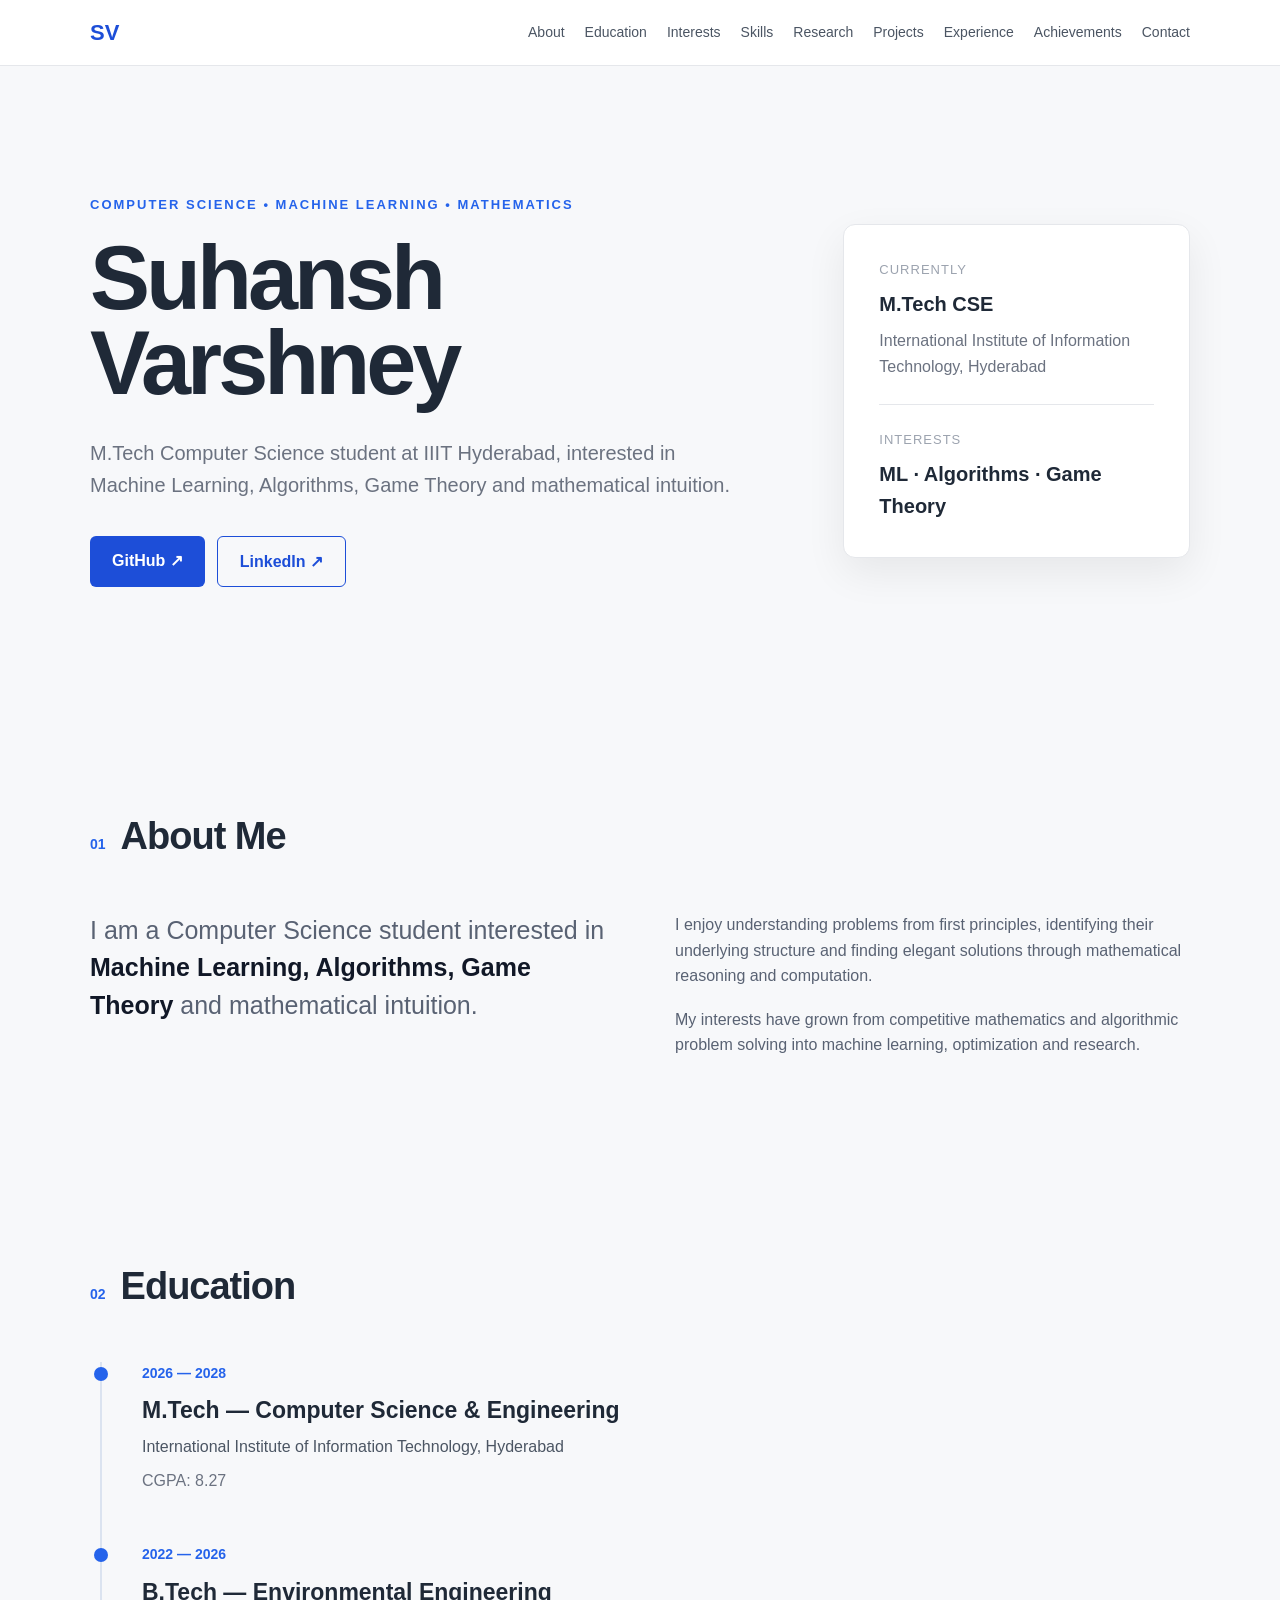
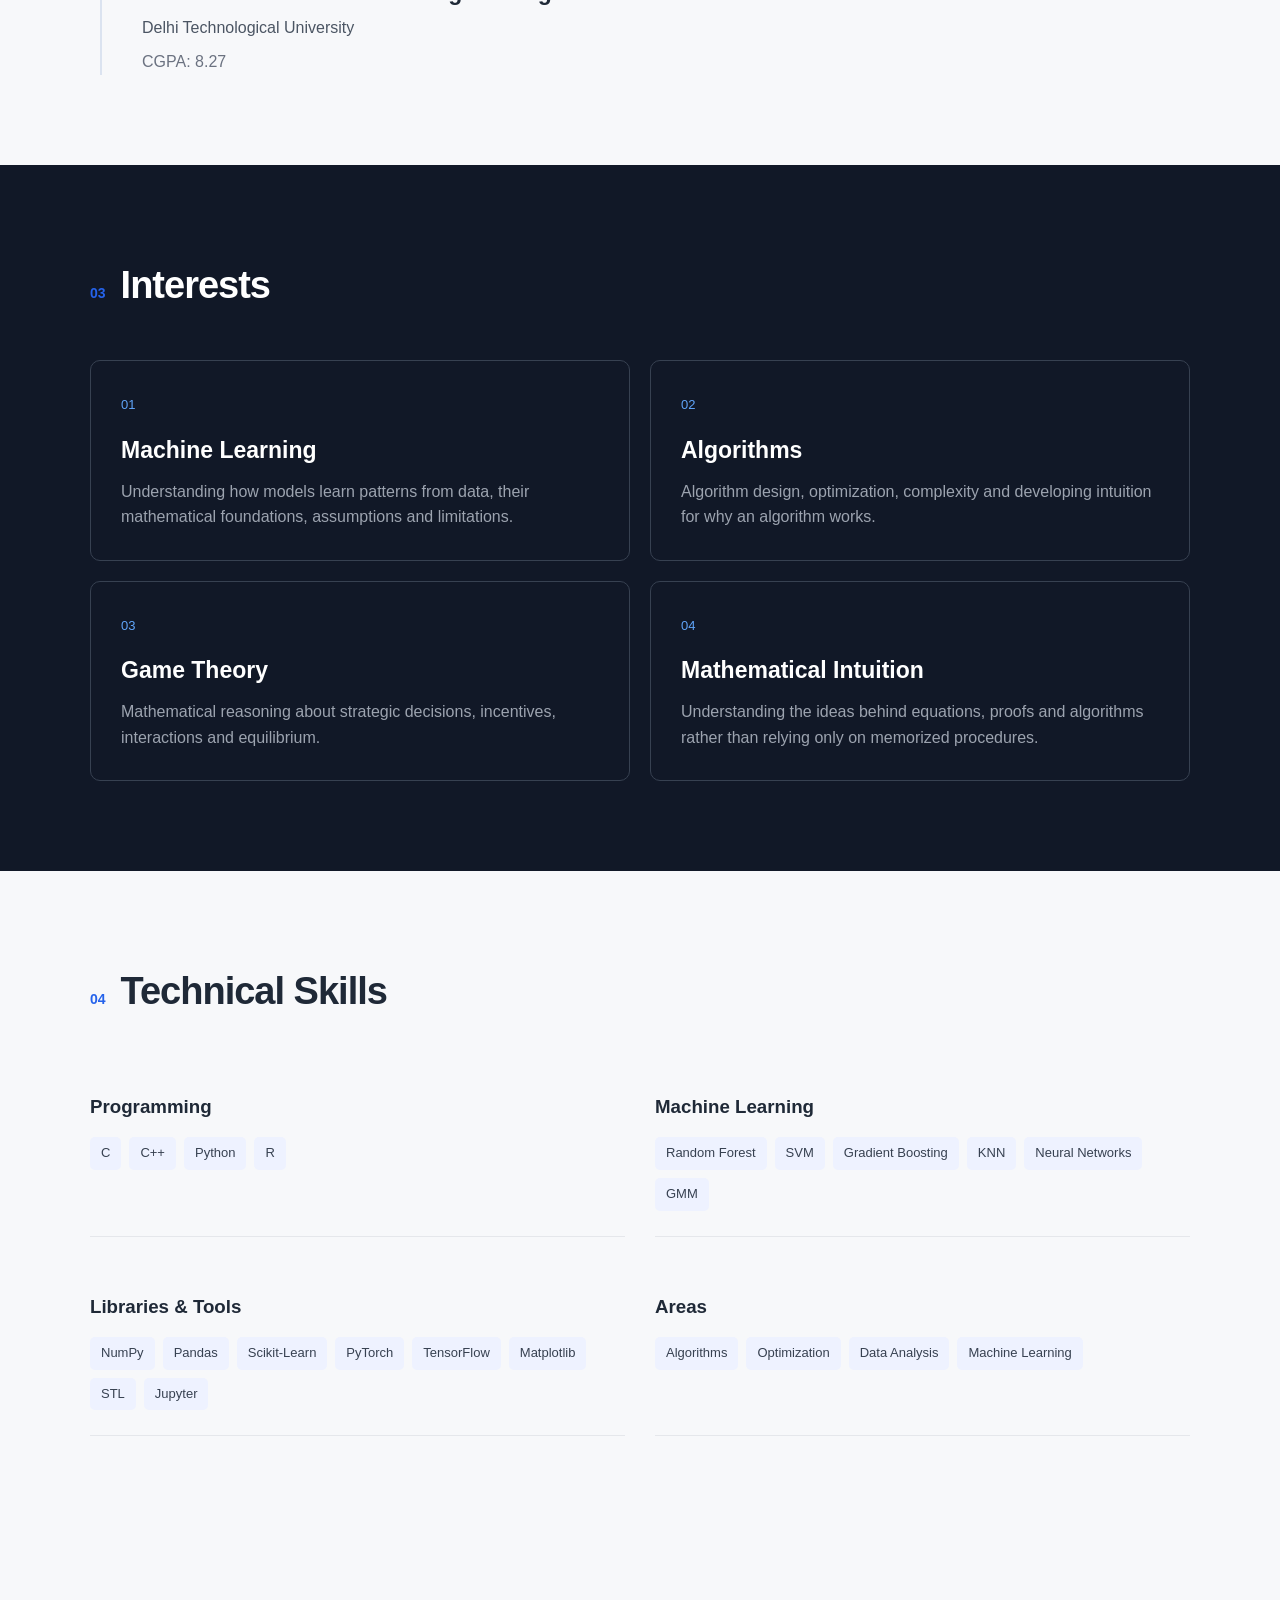
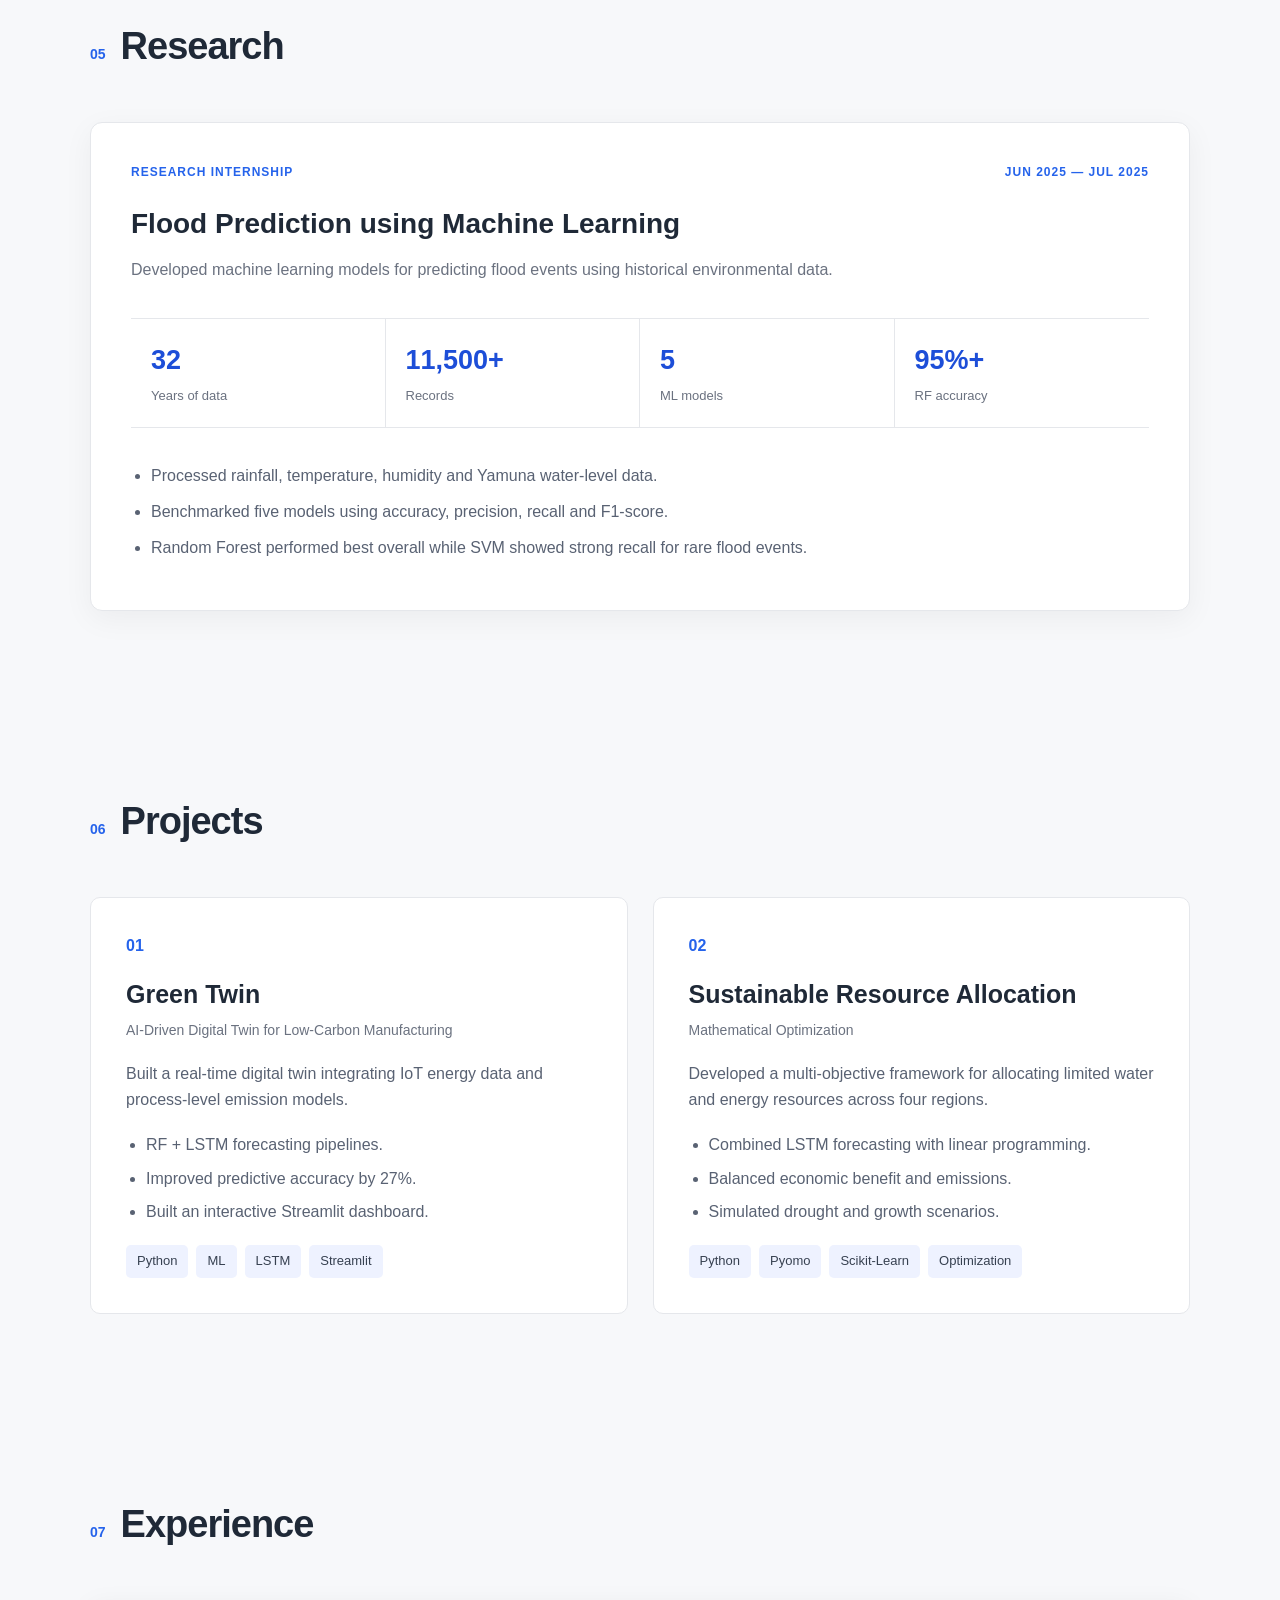
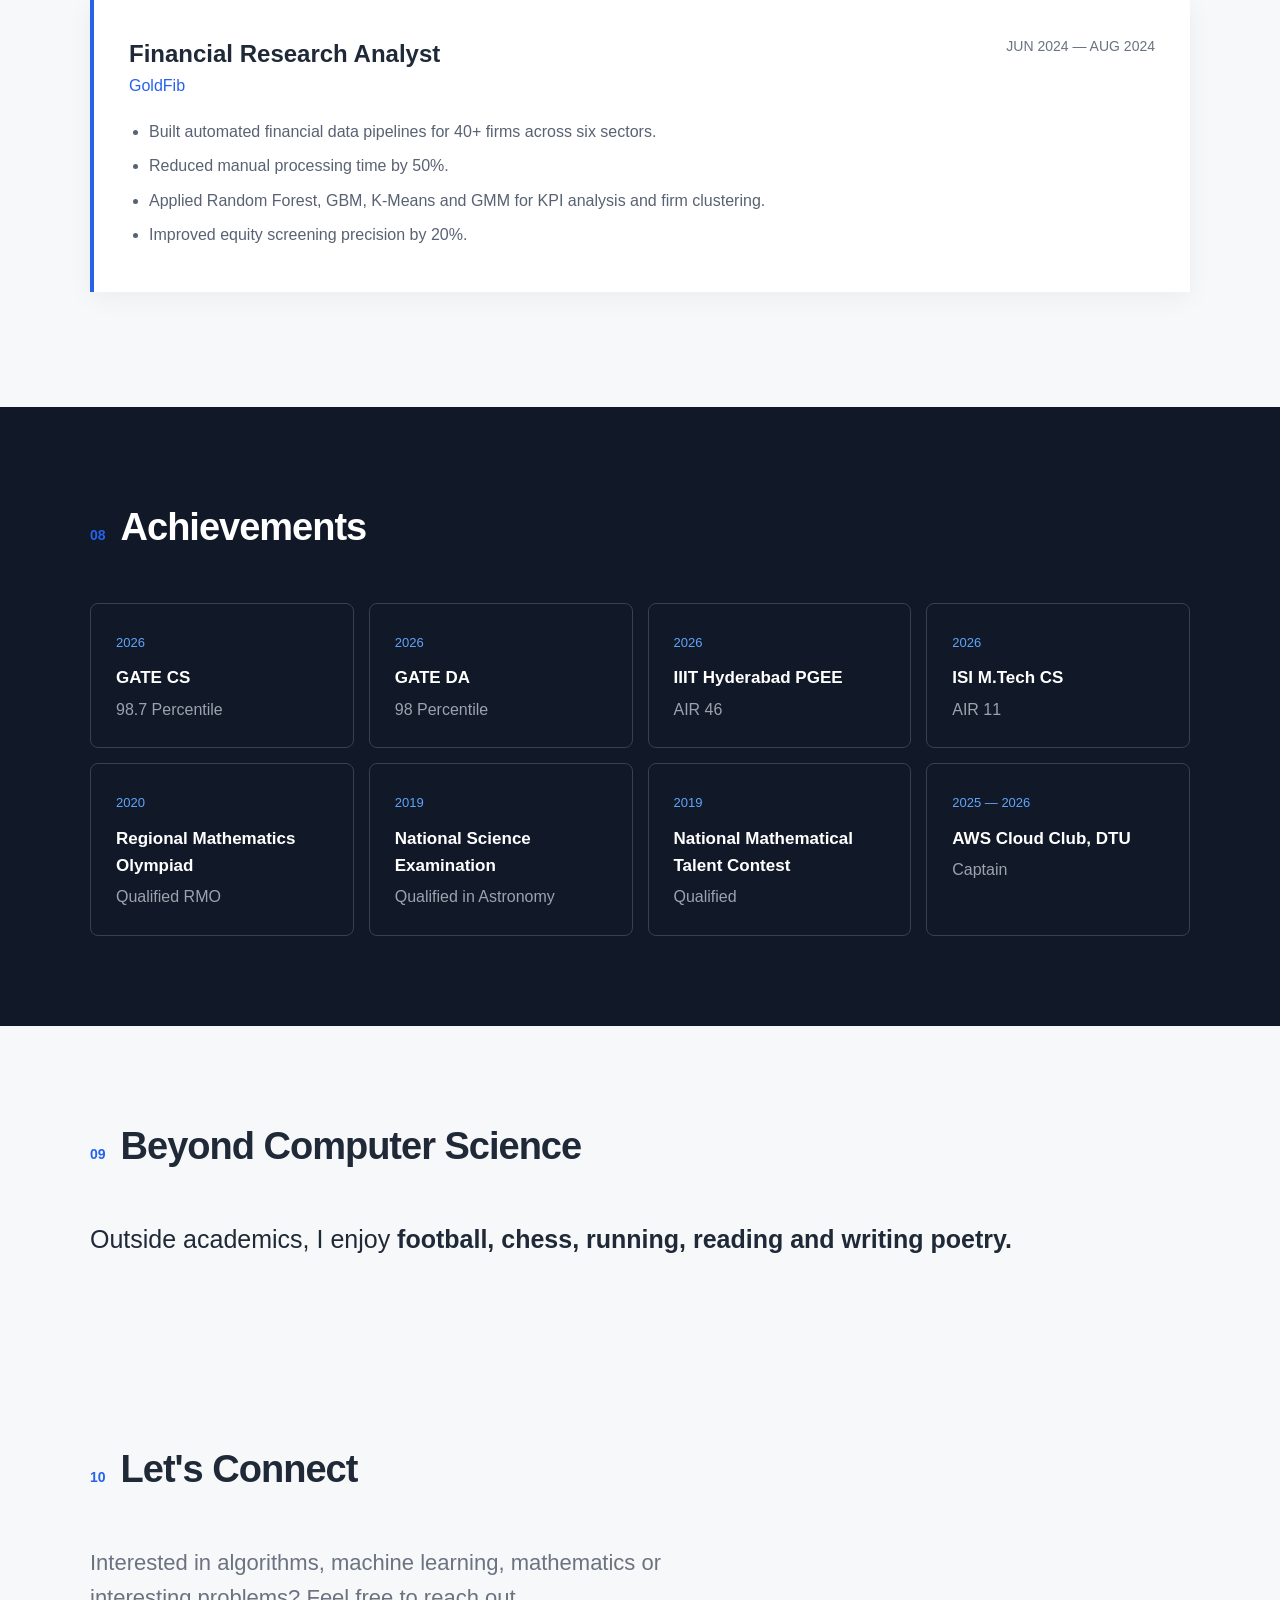
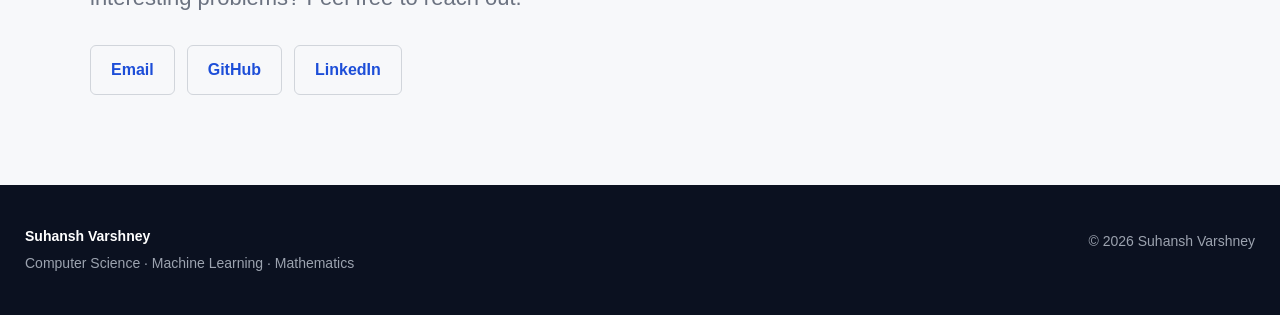
<file: index.html>
<!DOCTYPE html>
<html lang="en">

<head>
    <meta charset="UTF-8">
    <meta name="viewport" content="width=device-width, initial-scale=1.0">

    <title>Suhansh Varshney | Portfolio</title>

    <meta name="description"
        content="Portfolio of Suhansh Varshney, M.Tech Computer Science student at IIIT Hyderabad.">

    <link rel="stylesheet" href="style.css">
</head>

<body>

    <!-- Navigation -->
    <nav class="navbar">

        <div class="nav-container">

            <a href="#home" class="logo">SV</a>

            <div class="nav-links">
                <a href="#about">About</a>
                <a href="#education">Education</a>
                <a href="#interests">Interests</a>
                <a href="#skills">Skills</a>
                <a href="#research">Research</a>
                <a href="#projects">Projects</a>
                <a href="#experience">Experience</a>
                <a href="#achievements">Achievements</a>
                <a href="#contact">Contact</a>
            </div>

        </div>

    </nav>


    <!-- Hero -->
    <header id="home" class="hero">

        <div class="hero-content">

            <p class="eyebrow">
                COMPUTER SCIENCE • MACHINE LEARNING • MATHEMATICS
            </p>

            <h1>
                Suhansh<br>Varshney
            </h1>

            <p class="hero-description">
                M.Tech Computer Science student at IIIT Hyderabad,
                interested in Machine Learning, Algorithms, Game Theory
                and mathematical intuition.
            </p>

            <div class="hero-links">

                <a href="https://github.com/suhansh09"
                   target="_blank"
                   class="button">
                    GitHub ↗
                </a>

                <a  href="https://www.linkedin.com/in/suhanshvarshney"
                    target="_blank"
                    class="button button-outline">
                    LinkedIn ↗
                </a>

            </div>

        </div>


        <div class="hero-side">

            <div class="hero-card">

                <span>Currently</span>

                <strong>M.Tech CSE</strong>

                <p>
                    International Institute of Information Technology,
                    Hyderabad
                </p>

                <div class="hero-line"></div>

                <span>Interests</span>

                <strong>
                    ML · Algorithms · Game Theory
                </strong>

            </div>

        </div>

    </header>


    <main>


        <!-- About -->
        <section id="about" class="section">

            <div class="section-heading">
                <span>01</span>
                <h2>About Me</h2>
            </div>

            <div class="about-grid">

                <div>

                    <p class="large-text">
                        I am a Computer Science student interested in
                        <strong>Machine Learning, Algorithms, Game Theory</strong>
                        and mathematical intuition.
                    </p>

                </div>

                <div>

                    <p>
                        I enjoy understanding problems from first principles,
                        identifying their underlying structure and finding
                        elegant solutions through mathematical reasoning
                        and computation.
                    </p>

                    <p>
                        My interests have grown from competitive mathematics
                        and algorithmic problem solving into machine learning,
                        optimization and research.
                    </p>

                </div>

            </div>

        </section>


        <!-- Education -->
        <section id="education" class="section">

            <div class="section-heading">
                <span>02</span>
                <h2>Education</h2>
            </div>

            <div class="timeline">

                <div class="timeline-item">

                    <div class="timeline-date">
                        2026 — 2028
                    </div>

                    <div class="timeline-content">

                        <h3>
                            M.Tech — Computer Science & Engineering
                        </h3>

                        <h4>
                            International Institute of Information
                            Technology, Hyderabad
                        </h4>

                        <p>
                            CGPA: 8.27
                        </p>

                    </div>

                </div>


                <div class="timeline-item">

                    <div class="timeline-date">
                        2022 — 2026
                    </div>

                    <div class="timeline-content">

                        <h3>
                            B.Tech — Environmental Engineering
                        </h3>

                        <h4>
                            Delhi Technological University
                        </h4>

                        <p>
                            CGPA: 8.27
                        </p>

                    </div>

                </div>

            </div>

        </section>


        <!-- Interests -->
        <section id="interests" class="section dark-section">

            <div class="section-heading">
                <span>03</span>
                <h2>Interests</h2>
            </div>

            <div class="interest-grid">


                <article class="interest-card">

                    <span>01</span>

                    <h3>
                        Machine Learning
                    </h3>

                    <p>
                        Understanding how models learn patterns from data,
                        their mathematical foundations, assumptions and
                        limitations.
                    </p>

                </article>


                <article class="interest-card">

                    <span>02</span>

                    <h3>
                        Algorithms
                    </h3>

                    <p>
                        Algorithm design, optimization, complexity and
                        developing intuition for why an algorithm works.
                    </p>

                </article>


                <article class="interest-card">

                    <span>03</span>

                    <h3>
                        Game Theory
                    </h3>

                    <p>
                        Mathematical reasoning about strategic decisions,
                        incentives, interactions and equilibrium.
                    </p>

                </article>


                <article class="interest-card">

                    <span>04</span>

                    <h3>
                        Mathematical Intuition
                    </h3>

                    <p>
                        Understanding the ideas behind equations,
                        proofs and algorithms rather than relying only
                        on memorized procedures.
                    </p>

                </article>

            </div>

        </section>


        <!-- Skills -->
        <section id="skills" class="section">

            <div class="section-heading">
                <span>04</span>
                <h2>Technical Skills</h2>
            </div>


            <div class="skills-container">


                <div class="skill-group">

                    <h3>Programming</h3>

                    <div class="tags">
                        <span>C</span>
                        <span>C++</span>
                        <span>Python</span>
                        <span>R</span>
                    </div>

                </div>


                <div class="skill-group">

                    <h3>Machine Learning</h3>

                    <div class="tags">
                        <span>Random Forest</span>
                        <span>SVM</span>
                        <span>Gradient Boosting</span>
                        <span>KNN</span>
                        <span>Neural Networks</span>
                        <span>GMM</span>
                    </div>

                </div>


                <div class="skill-group">

                    <h3>Libraries & Tools</h3>

                    <div class="tags">
                        <span>NumPy</span>
                        <span>Pandas</span>
                        <span>Scikit-Learn</span>
                        <span>PyTorch</span>
                        <span>TensorFlow</span>
                        <span>Matplotlib</span>
                        <span>STL</span>
                        <span>Jupyter</span>
                    </div>

                </div>


                <div class="skill-group">

                    <h3>Areas</h3>

                    <div class="tags">
                        <span>Algorithms</span>
                        <span>Optimization</span>
                        <span>Data Analysis</span>
                        <span>Machine Learning</span>
                    </div>

                </div>

            </div>

        </section>


        <!-- Research -->
        <section id="research" class="section">

            <div class="section-heading">
                <span>05</span>
                <h2>Research</h2>
            </div>


            <article class="research-card">

                <div class="research-meta">

                    <span>
                        RESEARCH INTERNSHIP
                    </span>

                    <span>
                        JUN 2025 — JUL 2025
                    </span>

                </div>


                <h3>
                    Flood Prediction using Machine Learning
                </h3>

                <p>
                    Developed machine learning models for predicting
                    flood events using historical environmental data.
                </p>


                <div class="research-details">

                    <div>
                        <strong>32</strong>
                        <span>Years of data</span>
                    </div>

                    <div>
                        <strong>11,500+</strong>
                        <span>Records</span>
                    </div>

                    <div>
                        <strong>5</strong>
                        <span>ML models</span>
                    </div>

                    <div>
                        <strong>95%+</strong>
                        <span>RF accuracy</span>
                    </div>

                </div>


                <ul>

                    <li>
                        Processed rainfall, temperature, humidity and
                        Yamuna water-level data.
                    </li>

                    <li>
                        Benchmarked five models using accuracy, precision,
                        recall and F1-score.
                    </li>

                    <li>
                        Random Forest performed best overall while SVM
                        showed strong recall for rare flood events.
                    </li>

                </ul>

            </article>

        </section>


        <!-- Projects -->
        <section id="projects" class="section">

            <div class="section-heading">
                <span>06</span>
                <h2>Projects</h2>
            </div>


            <div class="project-grid">


                <article class="project-card">

                    <span class="project-number">
                        01
                    </span>

                    <h3>
                        Green Twin
                    </h3>

                    <p class="project-subtitle">
                        AI-Driven Digital Twin for Low-Carbon Manufacturing
                    </p>

                    <p>
                        Built a real-time digital twin integrating IoT
                        energy data and process-level emission models.
                    </p>

                    <ul>

                        <li>
                            RF + LSTM forecasting pipelines.
                        </li>

                        <li>
                            Improved predictive accuracy by 27%.
                        </li>

                        <li>
                            Built an interactive Streamlit dashboard.
                        </li>

                    </ul>

                    <div class="tags">
                        <span>Python</span>
                        <span>ML</span>
                        <span>LSTM</span>
                        <span>Streamlit</span>
                    </div>

                </article>


                <article class="project-card">

                    <span class="project-number">
                        02
                    </span>

                    <h3>
                        Sustainable Resource Allocation
                    </h3>

                    <p class="project-subtitle">
                        Mathematical Optimization
                    </p>

                    <p>
                        Developed a multi-objective framework for
                        allocating limited water and energy resources
                        across four regions.
                    </p>

                    <ul>

                        <li>
                            Combined LSTM forecasting with linear programming.
                        </li>

                        <li>
                            Balanced economic benefit and emissions.
                        </li>

                        <li>
                            Simulated drought and growth scenarios.
                        </li>

                    </ul>

                    <div class="tags">
                        <span>Python</span>
                        <span>Pyomo</span>
                        <span>Scikit-Learn</span>
                        <span>Optimization</span>
                    </div>

                </article>

            </div>

        </section>


        <!-- Experience -->
        <section id="experience" class="section">

            <div class="section-heading">
                <span>07</span>
                <h2>Experience</h2>
            </div>


            <article class="experience-card">

                <div class="experience-top">

                    <div>

                        <h3>
                            Financial Research Analyst
                        </h3>

                        <h4>
                            GoldFib
                        </h4>

                    </div>

                    <span>
                        JUN 2024 — AUG 2024
                    </span>

                </div>


                <ul>

                    <li>
                        Built automated financial data pipelines for
                        40+ firms across six sectors.
                    </li>

                    <li>
                        Reduced manual processing time by 50%.
                    </li>

                    <li>
                        Applied Random Forest, GBM, K-Means and GMM
                        for KPI analysis and firm clustering.
                    </li>

                    <li>
                        Improved equity screening precision by 20%.
                    </li>

                </ul>

            </article>

        </section>


        <!-- Achievements -->
        <section id="achievements" class="section dark-section">

            <div class="section-heading">
                <span>08</span>
                <h2>Achievements</h2>
            </div>


            <div class="achievement-grid">


                <div class="achievement">
                    <span>2026</span>
                    <h3>GATE CS</h3>
                    <p>98.7 Percentile</p>
                </div>


                <div class="achievement">
                    <span>2026</span>
                    <h3>GATE DA</h3>
                    <p>98 Percentile</p>
                </div>


                <div class="achievement">
                    <span>2026</span>
                    <h3>IIIT Hyderabad PGEE</h3>
                    <p>AIR 46</p>
                </div>


                <div class="achievement">
                    <span>2026</span>
                    <h3>ISI M.Tech CS</h3>
                    <p>AIR 11</p>
                </div>


                <div class="achievement">
                    <span>2020</span>
                    <h3>Regional Mathematics Olympiad</h3>
                    <p>Qualified RMO</p>
                </div>


                <div class="achievement">
                    <span>2019</span>
                    <h3>National Science Examination</h3>
                    <p>Qualified in Astronomy</p>
                </div>


                <div class="achievement">
                    <span>2019</span>
                    <h3>National Mathematical Talent Contest</h3>
                    <p>Qualified</p>
                </div>


                <div class="achievement">
                    <span>2025 — 2026</span>
                    <h3>AWS Cloud Club, DTU</h3>
                    <p>Captain</p>
                </div>

            </div>

        </section>


        <!-- Hobbies -->
        <section id="hobbies" class="section">

            <div class="section-heading">
                <span>09</span>
                <h2>Beyond Computer Science</h2>
            </div>


            <p class="large-text">
                Outside academics, I enjoy
                <strong>football, chess, running, reading and writing poetry.</strong>
            </p>

        </section>


        <!-- Contact -->
        <section id="contact" class="contact-section">

            <div class="section-heading">
                <span>10</span>
                <h2>Let's Connect</h2>
            </div>


            <p class="contact-text">
                Interested in algorithms, machine learning,
                mathematics or interesting problems?
                Feel free to reach out.
            </p>


            <div class="contact-links">

                <a href="mailto:suhansh950@gmail.com">
                    Email
                </a>

                <a href="https://github.com/suhansh09"
                   target="_blank">
                    GitHub
                </a>

                <a href="https://www.linkedin.com/in/suhanshvarshney"
                   target="_blank">
                    LinkedIn
                </a>

            </div>

        </section>

    </main>


    <!-- Footer -->
    <footer>

        <div>
            <strong>Suhansh Varshney</strong>

            <p>
                Computer Science · Machine Learning · Mathematics
            </p>
        </div>

        <p>
            © 2026 Suhansh Varshney
        </p>

    </footer>

</body>

</html>
</file>
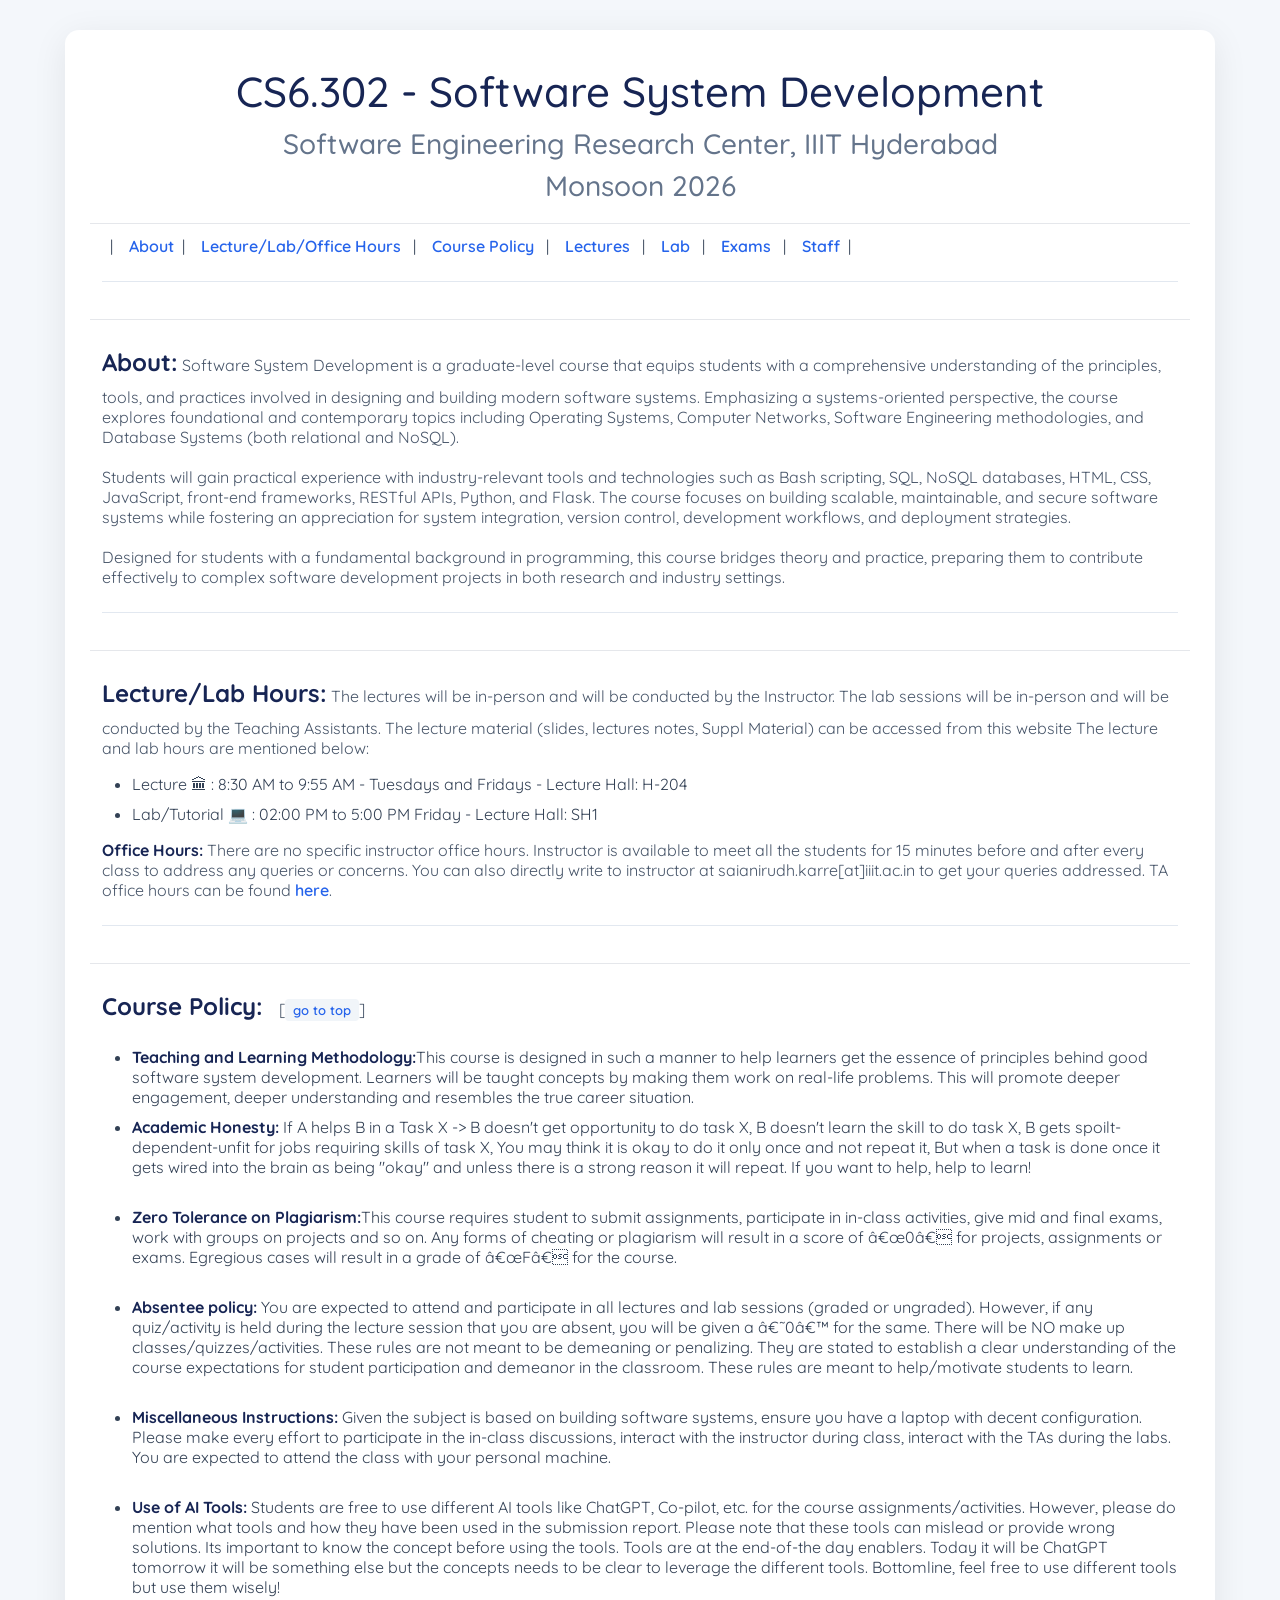
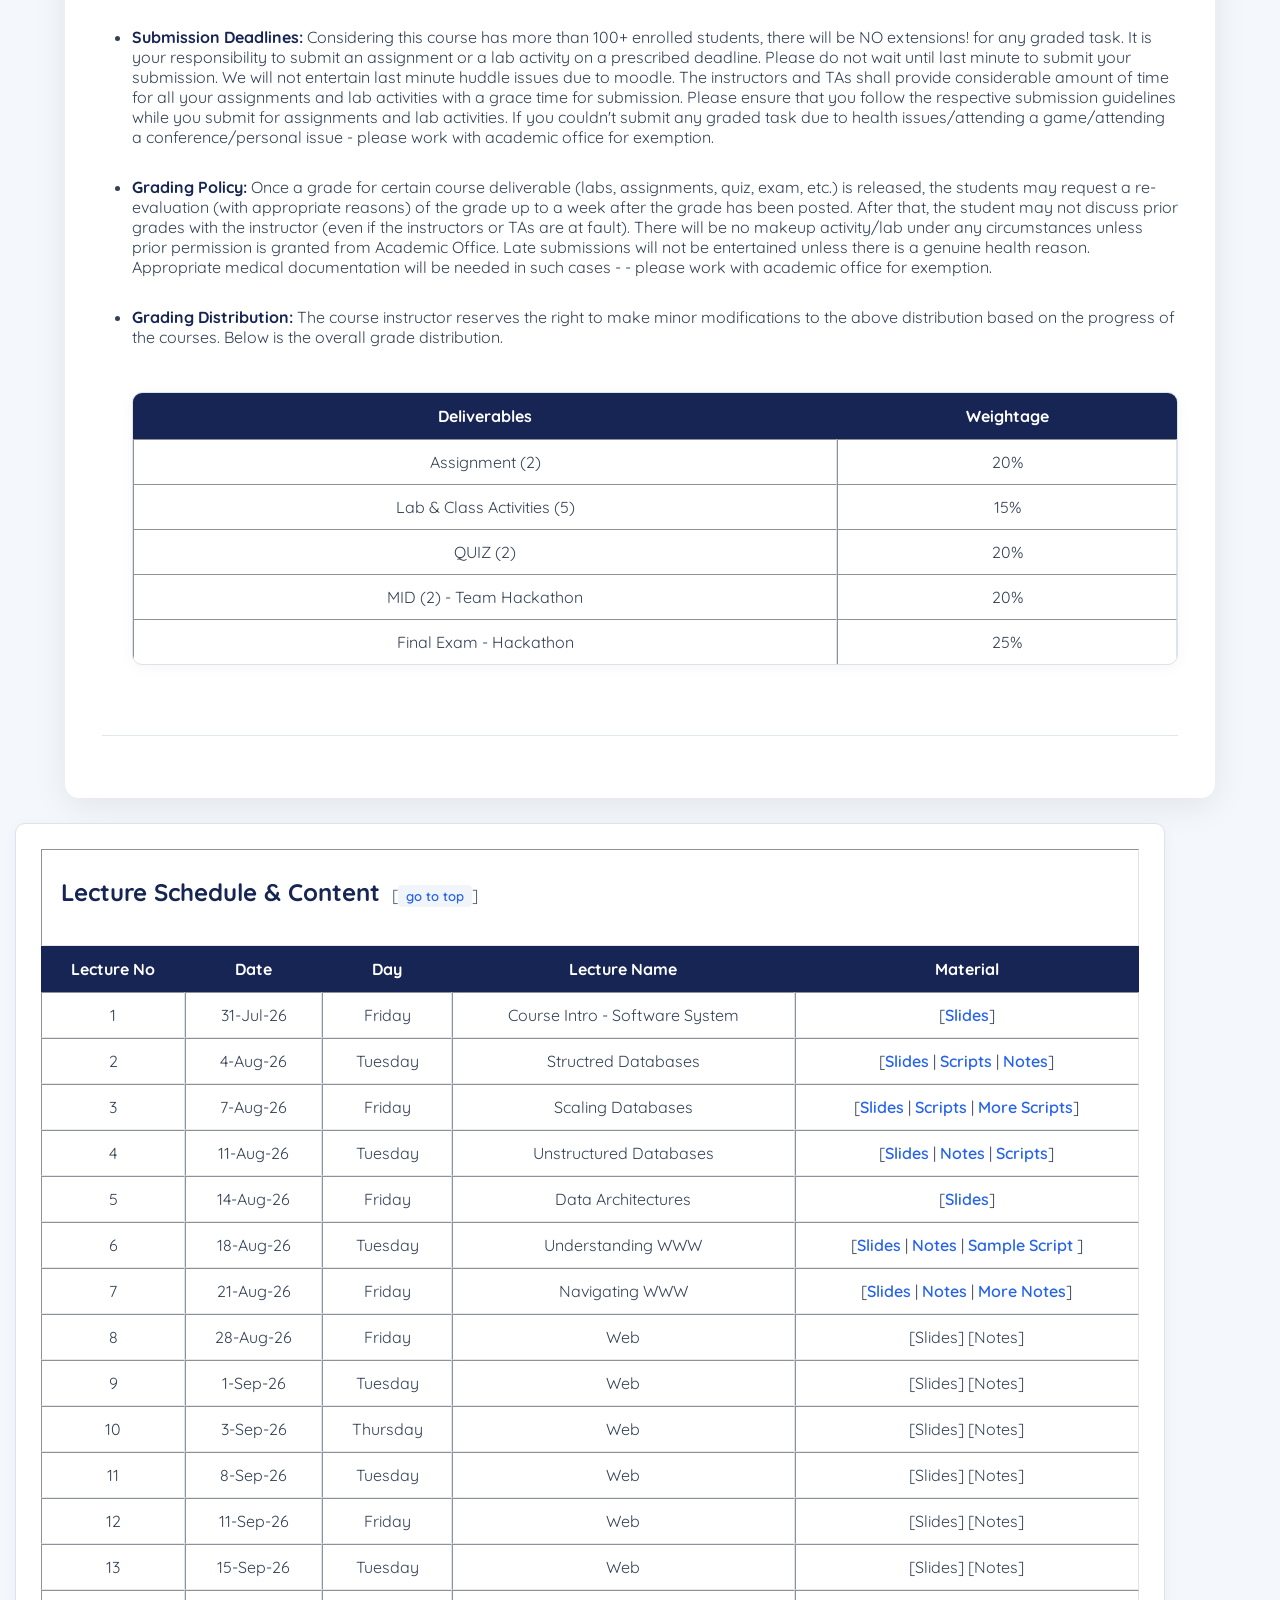
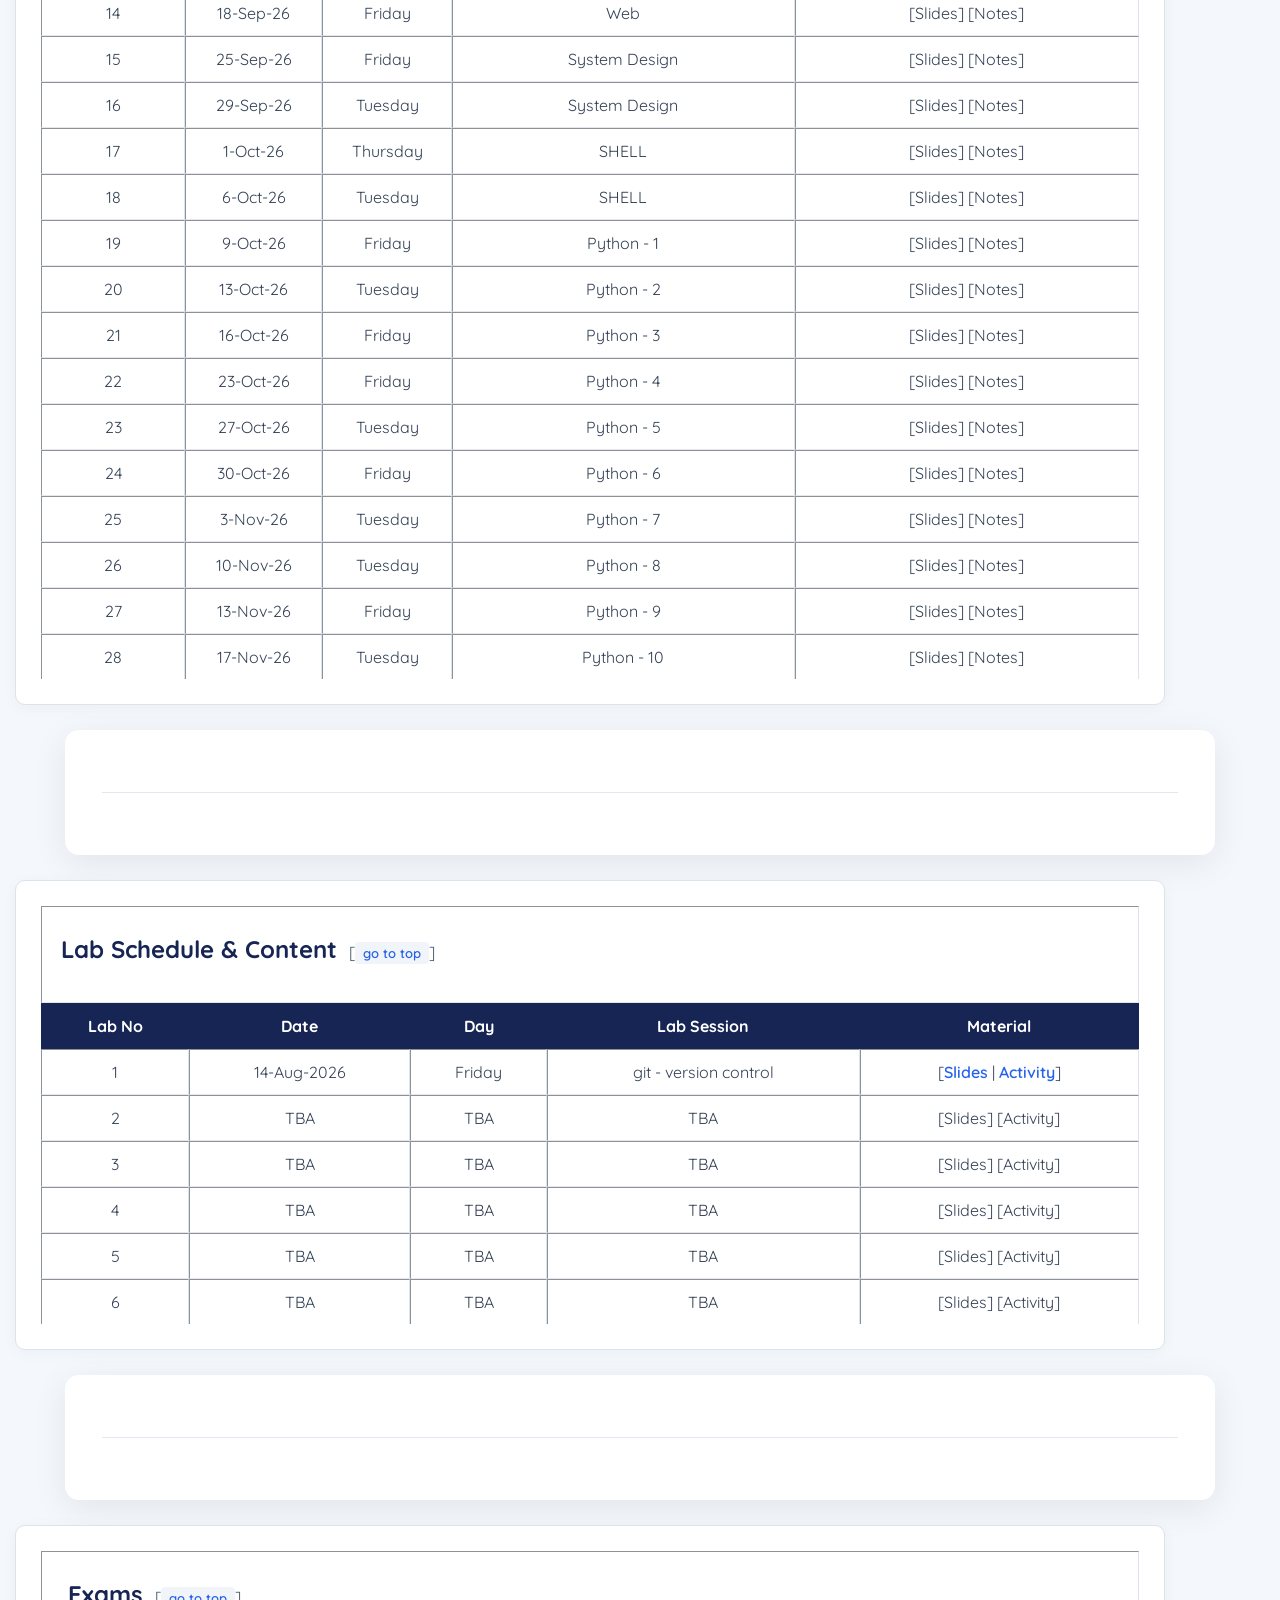
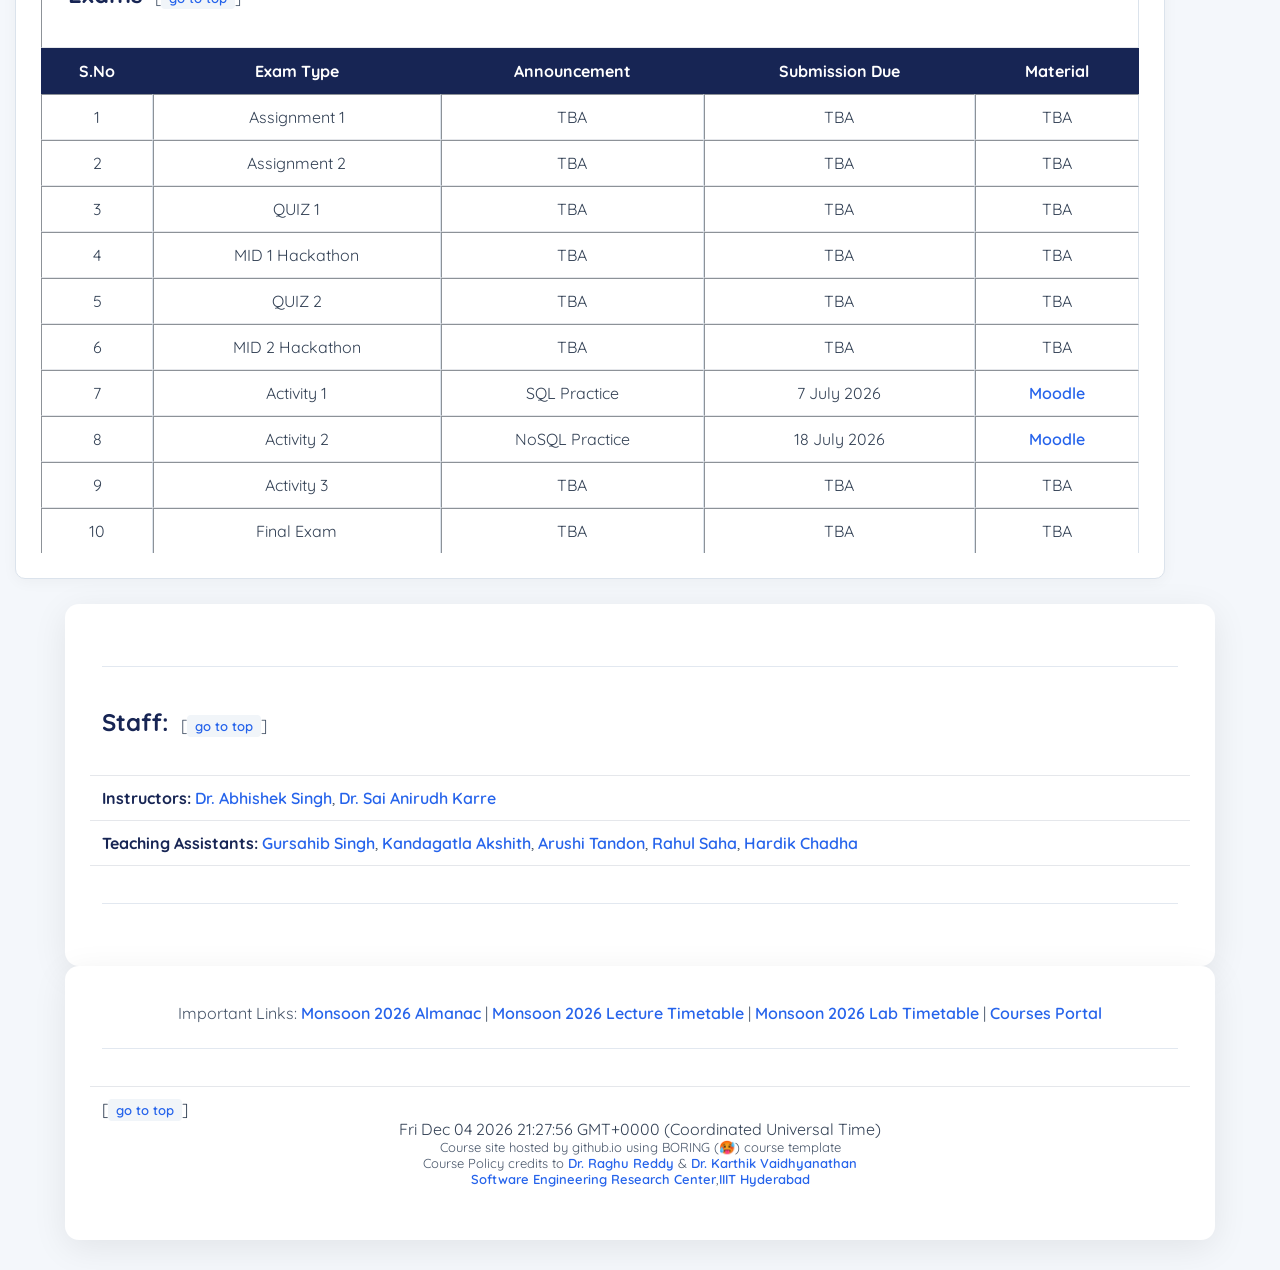
<file: ssdcoursepage.html>
<html>
<head><title>CS6.302 SSD Monsoon 2026</title>
<meta name="viewport" content="width=device-width, initial-scale=1.0"/>
<link rel="stylesheet" href="https://fonts.googleapis.com/css?family=Quicksand">
<link href="https://cdn.jsdelivr.net/npm/bootstrap@4.6.1/dist/css/bootstrap.min.css" rel="stylesheet" integrity="sha256-DF7Zhf293AJxJNTmh5zhoYYIMs2oXitRfBjY+9L//AY=" crossorigin="anonymous">
<style>
/* =========================
   SSD COURSE PAGE
   CUSTOM STYLING
   ========================= */

* {
    box-sizing: border-box;
}

html {
    scroll-behavior: smooth;
}

body {
    margin: 0;
    padding: 30px 15px;

    background: #f4f7fb;
    color: #263238;

    font-family: "Quicksand", Arial, sans-serif;
    font-size: 17px;
    line-height: 1.6;
}


/* Main page */

body > table {
    width: 95% !important;
    max-width: 1150px;

    margin: 0 auto !important;
    padding: 25px;

    background: white;

    border-radius: 14px;

    box-shadow: 0 8px 35px rgba(0, 0, 0, 0.08);
}


/* Headings */

h1 {
    color: #172554;

    font-size: 42px;
    line-height: 1.2;

    margin-bottom: 10px;
}

h3 {
    color: #64748b;
    font-weight: 500;
}


/* Links */

a {
    color: #2563eb;

    text-decoration: none;
    font-weight: 600;

    transition: 0.2s ease;
}

a:hover {
    color: #1d4ed8;
    text-decoration: underline;
}


/* Section titles */

b[id] {
    display: inline-block;

    color: #172554;

    font-size: 24px;

    margin-top: 15px;
    margin-bottom: 10px;
}


/* Horizontal lines */

hr {
    border: none;

    height: 1px;

    background: #e2e8f0;

    margin: 25px 0;
}


/* Tables */

table {
    border-collapse: separate !important;
    border-spacing: 0;

    color: #334155;
}


/* Tables with borders */

table[border="1"] {
    width: 100% !important;

    margin: 25px 0 !important;

    background: white;

    border: 1px solid #dbe3ec !important;

    border-radius: 10px;

    overflow: hidden;

    box-shadow: 0 3px 15px rgba(0, 0, 0, 0.04);
}


/* Table headers */

th {
    padding: 13px 12px;

    background: #172554;
    color: white;

    border: none !important;

    font-weight: 700;
}


/* Table cells */

td {
    padding: 12px;

    border-bottom: 1px solid #e5e7eb;
}


/* Table row hover */

tbody tr {
    transition: background 0.2s ease;
}

tbody tr:hover {
    background: #eff6ff;
}


/* Last row */

tbody tr:last-child td {
    border-bottom: none;
}


/* Links inside tables */

table a {
    color: #2563eb;
}

table a:hover {
    color: #1e40af;
}


/* Lists */

ul {
    padding-left: 30px;
}

li {
    margin-bottom: 10px;
}


/* Important text */

strong,
b {
    color: #172554;
}


/* Light text already present in HTML */

.light-text-row {
    color: #94a3b8;
}


/* Go-to-top links */

a[href="#home"] {
    font-size: 13px;

    padding: 3px 8px;

    background: #f1f5f9;

    border-radius: 4px;
}

a[href="#home"]:hover {
    background: #2563eb;
    color: white;

    text-decoration: none;
}


/* Course navigation links */

a[href^="#"] {
    transition: all 0.2s ease;
}


/* Paragraphs */

p {
    color: #475569;
}


/* Mobile */

@media (max-width: 800px) {

    body {
        padding: 10px;
        font-size: 15px;
    }

    body > table {
        width: 100% !important;

        padding: 10px;

        border-radius: 8px;
    }

    h1 {
        font-size: 32px;
    }

    table[border="1"] {
        display: block;
        overflow-x: auto;
    }

}


/* Small screens */

@media (max-width: 500px) {

    h1 {
        font-size: 27px;
    }

    td {
        padding: 9px;
    }

}
</style>


	<script>
  
  const lastModified = new Date(document.lastModified);
 
  const formattedDate = lastModified.toLocaleString('en-US', {
    year: 'numeric',
    month: 'long',
    day: 'numeric',
    hour: '2-digit',
    minute: '2-digit'
  });

  document.getElementById("lastUpdated").innerHTML += formattedDate;
</script>
<script>
function startTime() {
  const today = new Date();
  let h = today.getHours();
  let m = today.getMinutes();
  let s = today.getSeconds();
  m = checkTime(m);
  s = checkTime(s);
  document.getElementById('txt').innerHTML = today 
  setTimeout(startTime, 1000);
}

function checkTime(i) {
  if (i < 10) {i = "0" + i};  // add zero in front of numbers < 10
  return i;
}
</script>
<script src="https://ajax.googleapis.com/ajax/libs/jquery/3.5.1/jquery.min.js"></script>
</head>
<body onload="startTime()">
	<!--<script>
	alert("All the Best for your Final Exam!"");
		</script>-->
<table align="center" width="100%" cellspacing="10" cellpadding="10" border="0">
<tr>
<td><h1 align="center" id="home">CS6.302 - Software System Development</h1><h3 align="center">Software Engineering Research Center, IIIT Hyderabad</h3> <h3 align="center">Monsoon 2026</h3></td>
</tr>
<tr>
<td>&nbsp;&nbsp;|&nbsp;&nbsp;&nbsp; <a href="#about">About</a>&nbsp;&nbsp;|&nbsp;&nbsp;&nbsp; <a href="#lecture">Lecture/Lab/Office Hours</a> &nbsp;&nbsp;|&nbsp;&nbsp;&nbsp; <a href="#cpolicy">Course Policy</a> &nbsp;&nbsp;|&nbsp;&nbsp;&nbsp; <a href="#schedule">Lectures</a> &nbsp;&nbsp;|&nbsp;&nbsp;&nbsp;  <a href="#lab">Lab</a> &nbsp;&nbsp;|&nbsp;&nbsp;&nbsp; <a href="#activity">Exams</a> &nbsp;&nbsp;|&nbsp;&nbsp;&nbsp; <a href="#staff">Staff</a>&nbsp;&nbsp;|&nbsp;&nbsp;&nbsp; <hr></td>
</tr>
<tr>
<td> <p align="left"><b id="about">About:</b> Software System Development is a graduate-level course that equips students with a comprehensive understanding of the principles, tools, and practices involved in designing and building modern software systems. Emphasizing a systems-oriented perspective, the course explores foundational and contemporary topics including Operating Systems, Computer Networks, Software Engineering methodologies, and Database Systems (both relational and NoSQL).
<br>
<br>
Students will gain practical experience with industry-relevant tools and technologies such as Bash scripting, SQL, NoSQL databases, HTML, CSS, JavaScript, front-end frameworks, RESTful APIs, Python, and Flask. The course focuses on building scalable, maintainable, and secure software systems while fostering an appreciation for system integration, version control, development workflows, and deployment strategies.
<br>
<br>
Designed for students with a fundamental background in programming, this course bridges theory and practice, preparing them to contribute effectively to complex software development projects in both research and industry settings.<hr></td>
</tr>
<tr>
<td> <p align="left"><b id="lecture">Lecture/Lab Hours:</b> The lectures will be in-person and will be conducted by the Instructor. The lab sessions will be in-person and will be conducted by the Teaching Assistants. The lecture material (slides, lectures notes, Suppl Material) can be accessed from this website The lecture and lab hours are mentioned below:

<ul><li>Lecture &#x1F3DB; : 8:30 AM to 9:55 AM - Tuesdays and Fridays - Lecture Hall: H-204</li> <li>Lab/Tutorial &#x1F4BB; : 02:00 PM to 5:00 PM Friday - Lecture Hall: SH1 </li></ul></p>
<p align="left"><b>Office Hours:</b> There are no specific instructor office hours. Instructor is available to meet all the students for 15 minutes before and after every class to address any queries or concerns. You can also directly write to instructor at saianirudh.karre[at]iiit.ac.in to get your queries addressed. TA office hours can be found <a href="#staff">here</a>.
</p><hr>
</td>
</tr>
<tr>
<td>
<p align="left"><b id="cpolicy">Course Policy:</b> &nbsp;&nbsp;&nbsp;[<a href="#home">go to top</a>]
<ul>
<li><b>Teaching and Learning Methodology:</b>This course is designed in such a manner to help learners get the essence of principles behind good software system development. Learners will be taught concepts by making them work on real-life problems. This will promote deeper engagement, deeper understanding and resembles the true career situation. 
</li>
<li><b>Academic Honesty:</b> If A helps B in a Task X -> B doesn't get opportunity to do task X, B doesn't learn the skill to do task X, B gets spoilt-dependent-unfit for jobs requiring skills of task X, You may think it is okay to do it only once and not repeat it, But when a task is done once it gets wired into the brain as being "okay" and unless there is a strong reason it will repeat. If you want to help, help to learn!
<br>
<br> 
</li>
<li><b>Zero Tolerance on Plagiarism:</b>This course requires student to submit assignments, participate in in-class activities, give mid and final exams, work with groups on projects and so on. Any forms of cheating or plagiarism will result in a score of “0” for projects, assignments or exams. Egregious cases will result in a grade of “F” for the course.
<br>
<br> 
</li>
<li><b>Absentee policy:</b> You are expected to attend and participate in all lectures and lab sessions (graded or ungraded).  However, if any quiz/activity is held during the lecture session that you are absent, you will be given a ‘0’ for the same. There will be NO make up classes/quizzes/activities. These rules are not meant to be demeaning or penalizing. They are stated to establish a clear understanding of the course expectations for student participation and demeanor in the classroom. These rules are meant to help/motivate students to learn. 
<br>
<br> 
</li>
<li><b>Miscellaneous Instructions:</b> Given the subject is based on building software systems, ensure you have a laptop with decent configuration. Please make every effort to participate in the in-class discussions, interact with the instructor during class, interact with the TAs during the labs. You are expected to attend the class with your personal machine. 
<br>
<br> 
</li>
<li><b>Use of AI Tools:</b> Students are free to use different AI tools like ChatGPT, Co-pilot, etc. for the course assignments/activities. However, please do mention what tools and how they have been used in the submission report. Please note that these tools can mislead or provide wrong solutions. Its important to know the concept before using the tools. Tools are at the end-of-the day enablers. Today it will be ChatGPT tomorrow it will be something else but the concepts needs to be clear to leverage the different tools. Bottomline, feel free to use different tools but use them wisely!
<br>
<br> 
</li>
<li><b>Submission Deadlines:</b> Considering this course has more than 100+ enrolled students, there will be NO extensions! for any graded task. It is your responsibility to submit an assignment or a lab activity on a prescribed deadline. Please do not wait until last minute to submit your submission. We will not entertain last minute huddle issues due to moodle. The instructors and TAs shall provide considerable amount of time for all your assignments and lab activities with a grace time for submission. Please ensure that you follow the respective submission guidelines while you submit for assignments and lab activities. If you couldn't submit any graded task due to health issues/attending a game/attending a conference/personal issue - please work with academic office for exemption. 
<br>
<br> 
</li>
<li><b>Grading Policy:</b> Once a grade for certain course deliverable (labs, assignments, quiz, exam, etc.) is released, the students may request a re-evaluation (with appropriate reasons) of the grade up to a week after the grade has been posted. After that, the student may not discuss prior grades with the instructor (even if the instructors or TAs are at fault). There will be no makeup activity/lab under any circumstances unless prior permission is granted from Academic Office. Late submissions will not be entertained unless there is a genuine health reason. Appropriate medical documentation will be needed in such cases - - please work with academic office for exemption.
<br>
<br> 
</li>
<li><b>Grading Distribution:</b> The course instructor reserves the right to make minor modifications to the above distribution based on the progress of the courses. Below is the overall grade distribution.
<br>
<br> 
<table border="1" align="center">
<tr align="center"><th>Deliverables</th><th>Weightage</th></tr>
<tr align="center"><td>Assignment (2)</td><td>20%</td></tr>
<tr align="center"><td>Lab & Class Activities (5)</td><td>15%</td></tr>
<tr align="center"><td>QUIZ (2)</td><td>20%</td></tr>
<tr align="center"><td>MID (2) - Team Hackathon</td><td>20%</td></tr>
<tr align="center"><td>Final Exam - Hackathon</td><td>25%</td></tr>
</table>
</li>
<br>
<!--<li><b>Evaluation Rubric:</b> All evaluations as part of this course follow below evaluation rubric. TAs will follow below guidelines for evaluating assignments and lab activities for this course.
<br>
<br>
<table border="1" align="center" width="10%">
<tr><th>Rubric</th><th>Input(15%)</th><th>Logic(60%)</th><th>Output(15%)</th><th>Submission(10%)</th></tr>
<tr><td>Exceptional (100%)</td><td>All inputs are working as per the requirements</td><td>Logic is accurate and as per the requirements defined in the question</td><td>All outputs are returned as per the requirements</td><td>Script submissions are correct and as per requirements</td></tr>
<tr><td>Acceptable (70%)</td><td>Inputs are partially working as per the requirements</td><td>Logic is almost correct and as per the requirements defined in the question</td><td>Outputs are partially returned as per the requirements</td><td>Script submissions is partially correct and as per requirements</td></tr>
<tr><td>Beginning (30%)</td><td>At least one input is working as per the requirements</td><td>Logic is partially correct and as per the requirements defined in the question</td><td>At least one output is returned as per the requirement</td><td>Atleast one part of the script submission is correct and as per requirements</td></tr>
<tr><td>No Response (0%)</td><td>None of the inputs are working as per the requirements</td><td>Logic is incorrect and not as per the requirements defined in the question</td><td>None of the outputs are returned as per the requirements</td><td>Script submissions is incorrect and not as per requirements</td></tr>
</table> 
</li>-->
</ul><hr>
</p>
</td>
</tr>
</tr>
</table> 

<table border="1" align="center" width="10%" class="tg">
<tr>
<td colspan="5"><p align="left"><b id="schedule">&nbsp;Lecture Schedule & Content</b>&nbsp;&nbsp;&nbsp;[<a href="#home">go to top</a>]</p></td>
</tr >
  <tr align="center">
    <th class="tg-7btt">Lecture No</th>
    <th class="tg-7btt">Date</th>
    <th class="tg-7btt">Day</th>
    <th class="tg-7btt">Lecture Name</th>
    <th class="tg-7btt">Material</th>
  </tr>
<tbody align="center">
  <tr>
    <td class="tg-c3ow">1</td>
    <td class="tg-c3ow">31-Jul-26</td>
    <td class="tg-c3ow">Friday</td>
    <td class="tg-c3ow">Course Intro - Software System</td>
    <td class="tg-c3ow">[<a href="https://docs.google.com/viewer?url=https://raw.githubusercontent.com/serc-iiith/serc-iiith.github.io/main/CourseContent/CS6302_M26/SSD_Class1.pdf" target="_blank">Slides</a>]</td>
  </tr>
  <tr>
    <td class="tg-c3ow">2</td>
    <td class="tg-c3ow">4-Aug-26</td>
    <td class="tg-c3ow">Tuesday</td>
    <td class="tg-c3ow">Structred Databases</td>
    <td class="tg-c3ow">[<a href="https://docs.google.com/viewer?url=https://raw.githubusercontent.com/serc-iiith/serc-iiith.github.io/main/CourseContent/CS6302_M26/StructuredData.pdf" target="_blank">Slides</a> | <a href="https://docs.google.com/viewer?url=https://raw.githubusercontent.com/serc-iiith/serc-iiith.github.io/main/CourseContent/CS6302_M26/databases.sql" target="_blank">Scripts</a> | <a href="https://tinted-rumba-8c6.notion.site/Structured-Databases-2456a6248bf6805f83e1cbf0a58761ec" target="_blank">Notes</a>]</td>
  </tr>
  <tr>
    <td class="tg-c3ow">3</td>
    <td class="tg-c3ow">7-Aug-26</td>
    <td class="tg-c3ow">Friday</td>
    <td class="tg-c3ow">Scaling Databases</td>
    <td class="tg-c3ow">[<a href="https://docs.google.com/viewer?url=https://raw.githubusercontent.com/serc-iiith/serc-iiith.github.io/main/CourseContent/CS6302_M26/ScalingDatabases.pdf" target="_blank">Slides</a> | <a href="https://docs.google.com/viewer?url=https://raw.githubusercontent.com/serc-iiith/serc-iiith.github.io/main/CourseContent/CS6302_M26/databases_2.sql" target="_blank">Scripts</a> | <a href="https://docs.google.com/viewer?url=https://raw.githubusercontent.com/serc-iiith/serc-iiith.github.io/main/CourseContent/CS6302_M26/databases_3.sql" target="_blank">More Scripts</a>]</td>
  </tr>
  <tr>
    <td class="tg-c3ow">4</td>
    <td class="tg-c3ow">11-Aug-26</td>
    <td class="tg-c3ow">Tuesday</td>
    <td class="tg-c3ow">Unstructured Databases</td>
    <td class="tg-c3ow">[<a href="https://docs.google.com/viewer?url=https://raw.githubusercontent.com/serc-iiith/serc-iiith.github.io/main/CourseContent/CS6302_M26/UnStructuredDatabases.pdf" target="_blank">Slides</a> | <a href="https://tinted-rumba-8c6.notion.site/Unstructured-Databases-24b6a6248bf680679b36e76c33d301c4" target="_blank">Notes</a> | <a href="https://raw.githubusercontent.com/serc-iiith/serc-iiith.github.io/refs/heads/main/CourseContent/CS6302_M26/mongo.txt" target="_blank">Scripts</a>]</td>
  </tr>
  <tr>
    <td class="tg-c3ow">5</td>
    <td class="tg-c3ow">14-Aug-26</td>
    <td class="tg-c3ow">Friday</td>
    <td class="tg-c3ow">Data Architectures</td>
    <td class="tg-c3ow">[<a href="https://docs.google.com/viewer?url=https://raw.githubusercontent.com/serc-iiith/serc-iiith.github.io/main/CourseContent/CS6302_M26/DatabaseArchitectures.pdf" target="_blank">Slides</a>]</td>
  </tr>
  <tr>
    <td class="tg-c3ow">6</td>
    <td class="tg-c3ow">18-Aug-26</td>
    <td class="tg-c3ow">Tuesday</td>
    <td class="tg-c3ow">Understanding WWW</td>
    <td class="tg-c3ow">[<a href="https://docs.google.com/viewer?url=https://raw.githubusercontent.com/serc-iiith/serc-iiith.github.io/main/CourseContent/CS6302_M26/www.pdf" target="_blank">Slides</a> | <a href="https://tinted-rumba-8c6.notion.site/Web-Technology-2566a6248bf6800488d0c13a992502e4" target="_blank">Notes</a> | <a href="https://raw.githubusercontent.com/serc-iiith/serc-iiith.github.io/refs/heads/main/CourseContent/CS6302_M26/samplehtml.html" target="_blank">Sample Script</a> ]</td>
  </tr>
  <tr>
    <td class="tg-c3ow">7</td>
    <td class="tg-c3ow">21-Aug-26</td>
    <td class="tg-c3ow">Friday</td>
    <td class="tg-c3ow">Navigating WWW</td>
    <td class="tg-c3ow">[<a href="https://docs.google.com/viewer?url=https://raw.githubusercontent.com/serc-iiith/serc-iiith.github.io/main/CourseContent/CS6302_M26/WebLanguages.pdf" target="_blank">Slides</a> | <a href="https://github.com/serc-iiith/serc-iiith.github.io/blob/main/CourseContent/CS6302_M26/html.md" target="_blank">Notes</a> | <a href="https://github.com/serc-iiith/serc-iiith.github.io/blob/main/CourseContent/CS6302_M26/css.md" target="_blank">More Notes</a>]</td>
  </tr>
  <tr>
    <td class="tg-c3ow">8</td>
    <td class="tg-c3ow">28-Aug-26</td>
    <td class="tg-c3ow">Friday</td>
    <td class="tg-c3ow">Web</td>
    <td class="tg-c3ow">[Slides] [Notes]</td>
  </tr>
  <tr>
    <td class="tg-c3ow">9</td>
    <td class="tg-c3ow">1-Sep-26</td>
    <td class="tg-c3ow">Tuesday</td>
    <td class="tg-c3ow">Web</td>
    <td class="tg-c3ow">[Slides] [Notes]</td>
  </tr>
  <tr>
    <td class="tg-c3ow">10</td>
    <td class="tg-c3ow">3-Sep-26</td>
    <td class="tg-c3ow">Thursday</td>
    <td class="tg-c3ow">Web</td>
    <td class="tg-c3ow">[Slides] [Notes]</td>
  </tr>
  <tr>
    <td class="tg-c3ow">11</td>
    <td class="tg-c3ow">8-Sep-26</td>
    <td class="tg-c3ow">Tuesday</td>
    <td class="tg-c3ow">Web</td>
    <td class="tg-c3ow">[Slides] [Notes]</td>
  </tr>
  <tr>
    <td class="tg-c3ow">12</td>
    <td class="tg-c3ow">11-Sep-26</td>
    <td class="tg-c3ow">Friday</td>
    <td class="tg-c3ow">Web</td>
    <td class="tg-c3ow">[Slides] [Notes]</td>
  </tr>
  <tr>
    <td class="tg-c3ow">13</td>
    <td class="tg-c3ow">15-Sep-26</td>
    <td class="tg-c3ow">Tuesday</td>
    <td class="tg-c3ow">Web</td>
    <td class="tg-c3ow">[Slides] [Notes]</td>
  </tr>
  <tr>
    <td class="tg-c3ow">14</td>
    <td class="tg-c3ow">18-Sep-26</td>
    <td class="tg-c3ow">Friday</td>
    <td class="tg-c3ow">Web</td>
    <td class="tg-c3ow">[Slides] [Notes]</td>
  </tr>
  <tr>
    <td class="tg-c3ow">15</td>
    <td class="tg-c3ow">25-Sep-26</td>
    <td class="tg-c3ow">Friday</td>
    <td class="tg-c3ow">System Design</td>
    <td class="tg-c3ow">[Slides] [Notes]</td>
  </tr>
  <tr>
    <td class="tg-c3ow">16</td>
    <td class="tg-c3ow">29-Sep-26</td>
    <td class="tg-c3ow">Tuesday</td>
    <td class="tg-c3ow">System Design</td>
    <td class="tg-c3ow">[Slides] [Notes]</td>
  </tr>
  <tr>
    <td class="tg-c3ow">17</td>
    <td class="tg-c3ow">1-Oct-26</td>
    <td class="tg-c3ow">Thursday</td>
    <td class="tg-c3ow">SHELL</td>
    <td class="tg-c3ow">[Slides] [Notes]</td>
  </tr>
  <tr>
    <td class="tg-c3ow">18</td>
    <td class="tg-c3ow">6-Oct-26</td>
    <td class="tg-c3ow">Tuesday</td>
    <td class="tg-c3ow">SHELL</td>
    <td class="tg-c3ow">[Slides] [Notes]</td>
  </tr>
  <tr>
    <td class="tg-c3ow">19</td>
    <td class="tg-c3ow">9-Oct-26</td>
    <td class="tg-c3ow">Friday</td>
    <td class="tg-c3ow">Python - 1</td>
    <td class="tg-c3ow">[Slides] [Notes]</td>
  </tr>
  <tr>
    <td class="tg-c3ow">20</td>
    <td class="tg-c3ow">13-Oct-26</td>
    <td class="tg-c3ow">Tuesday</td>
    <td class="tg-c3ow">Python - 2</td>
    <td class="tg-c3ow">[Slides] [Notes]</td>
  </tr>
  <tr>
    <td class="tg-c3ow">21</td>
    <td class="tg-c3ow">16-Oct-26</td>
    <td class="tg-c3ow">Friday</td>
    <td class="tg-c3ow">Python - 3</td>
    <td class="tg-c3ow">[Slides] [Notes]</td>
  </tr>
  <tr>
    <td class="tg-c3ow">22</td>
    <td class="tg-c3ow">23-Oct-26</td>
    <td class="tg-c3ow">Friday</td>
    <td class="tg-c3ow">Python - 4</td>
    <td class="tg-c3ow">[Slides] [Notes]</td>
  </tr>
  <tr>
    <td class="tg-c3ow">23</td>
    <td class="tg-c3ow">27-Oct-26</td>
    <td class="tg-c3ow">Tuesday</td>
    <td class="tg-c3ow">Python - 5</td>
    <td class="tg-c3ow">[Slides] [Notes]</td>
  </tr>
  <tr>
    <td class="tg-c3ow">24</td>
    <td class="tg-c3ow">30-Oct-26</td>
    <td class="tg-c3ow">Friday</td>
    <td class="tg-c3ow">Python - 6</td>
    <td class="tg-c3ow">[Slides] [Notes]</td>
  </tr>
  <tr>
    <td class="tg-c3ow">25</td>
    <td class="tg-c3ow">3-Nov-26</td>
    <td class="tg-c3ow">Tuesday</td>
    <td class="tg-c3ow">Python - 7</td>
    <td class="tg-c3ow">[Slides] [Notes]</td>
  </tr>
  <tr>
    <td class="tg-c3ow">26</td>
    <td class="tg-c3ow">10-Nov-26</td>
    <td class="tg-c3ow">Tuesday</td>
    <td class="tg-c3ow">Python - 8</td>
    <td class="tg-c3ow">[Slides] [Notes]</td>
  </tr>
  <tr>
    <td class="tg-c3ow">27</td>
    <td class="tg-c3ow">13-Nov-26</td>
    <td class="tg-c3ow">Friday</td>
    <td class="tg-c3ow">Python - 9</td>
    <td class="tg-c3ow">[Slides] [Notes]</td>
  </tr>
  <tr>
    <td class="tg-c3ow">28</td>
    <td class="tg-c3ow">17-Nov-26</td>
    <td class="tg-c3ow">Tuesday</td>
    <td class="tg-c3ow">Python - 10</td>
    <td class="tg-c3ow">[Slides] [Notes]</td>
  </tr>
</tbody></table>
<table align="center" width="10%" cellspacing="10" cellpadding="10" border="0">
<tr><td><hr></td></tr>
</table>

<table border="1" align="center" width="10%" class="tg">
<tr>
<td colspan="5"><p align="left"><b id="lab">&nbsp;Lab Schedule & Content</b>&nbsp;&nbsp;&nbsp;[<a href="#home">go to top</a>]</p></td>
</tr >
  <tr align="center">
    <th class="tg-bobw">Lab No</th>
    <th class="tg-bobw">Date</th>
    <th class="tg-bobw">Day</th>
    <th class="tg-bobw">Lab Session</th>
    <th class="tg-bobw">Material</th>
  </tr>
<tbody align="center">
  <tr>
    <td class="tg-8d8j">1</td>
    <td class="tg-8d8j">14-Aug-2026</td>
    <td class="tg-8d8j">Friday</td>
    <td class="tg-8d8j">git - version control</td>
    <td class="tg-8d8j">[<a href="https://docs.google.com/viewer?url=https://raw.githubusercontent.com/serc-iiith/serc-iiith.github.io/main/CourseContent/CS6302_M26/Labs/lab01/GitLab.pdf" target="_blank">Slides</a> | <a href="https://docs.google.com/viewer?url=https://raw.githubusercontent.com/serc-iiith/serc-iiith.github.io/main/CourseContent/CS6302_M26/Labs/lab01/GitLabActivity.pdf" target="_blank">Activity</a>]</td>
  </tr>
  <tr>
    <td class="tg-8d8j">2</td>
    <td class="tg-8d8j">TBA</td>
    <td class="tg-8d8j">TBA</td>
    <td class="tg-8d8j">TBA</td>
    <td class="tg-8d8j">[Slides] [Activity]</td>
  </tr>
  <tr>
    <td class="tg-8d8j">3</td>
    <td class="tg-8d8j">TBA</td>
    <td class="tg-8d8j">TBA</td>
    <td class="tg-8d8j">TBA</td>
    <td class="tg-8d8j">[Slides] [Activity]</td>
  </tr>
  <tr>
    <td class="tg-8d8j">4</td>
    <td class="tg-8d8j">TBA</td>
    <td class="tg-8d8j">TBA</td>
    <td class="tg-8d8j">TBA</td>
    <td class="tg-8d8j">[Slides] [Activity]</td>
  </tr>
  <tr>
    <td class="tg-8d8j">5</td>
    <td class="tg-8d8j">TBA</td>
    <td class="tg-8d8j">TBA</td>
    <td class="tg-8d8j">TBA</td>
    <td class="tg-8d8j">[Slides] [Activity]</td>
  </tr>
  <tr>
    <td class="tg-8d8j">6</td>
    <td class="tg-8d8j">TBA</td>
    <td class="tg-8d8j">TBA</td>
    <td class="tg-8d8j">TBA</td>
    <td class="tg-8d8j">[Slides] [Activity]</td>
  </tr>
</tbody></table>

<table align="center" width="10%" cellspacing="10" cellpadding="10" border="0">
<tr><td><hr></td></tr>
</table>
<table align="center" width="10%" border="1">
<tr><td colspan="5">
<p align="left"> <b id="activity">&nbsp; Exams</b>&nbsp;&nbsp;&nbsp;[<a href="#home">go to top</a>]</p>
</td>
</tr>
  <tr align="center">
    <th class="tg-bobw">S.No</th>
    <th class="tg-bobw">Exam Type</th>
    <th class="tg-bobw">Announcement</th>
    <th class="tg-bobw">Submission Due</th>
    <th class="tg-bobw">Material</th>
  </tr>
<tbody align="center">
  <tr>
    <td class="tg-8d8j">1</td>
    <td class="tg-8d8j">Assignment 1</td>
    <td class="tg-8d8j">TBA</td>
    <td class="tg-8d8j">TBA</td>
    <td class="tg-8d8j">TBA</td>
  </tr>
  <tr>
    <td class="tg-8d8j">2</td>
    <td class="tg-8d8j">Assignment 2</td>
    <td class="tg-8d8j">TBA</td>
    <td class="tg-8d8j">TBA</td>
    <td class="tg-8d8j">TBA</td>
  </tr>
  <tr>
    <td class="tg-8d8j">3</td>
    <td class="tg-8d8j">QUIZ 1</td>
    <td class="tg-8d8j">TBA</td>
    <td class="tg-8d8j">TBA</td>
    <td class="tg-8d8j">TBA</td>
  </tr>
  <tr>
    <td class="tg-8d8j">4</td>
    <td class="tg-8d8j">MID 1 Hackathon</td>
    <td class="tg-8d8j">TBA</td>
    <td class="tg-8d8j">TBA</td>
    <td class="tg-8d8j">TBA</td>
  </tr>
  <tr>
    <td class="tg-8d8j">5</td>
    <td class="tg-8d8j">QUIZ 2</td>
    <td class="tg-8d8j">TBA</td>
    <td class="tg-8d8j">TBA</td>
    <td class="tg-8d8j">TBA</td>
  </tr>
	 <tr>
    <td class="tg-8d8j">6</td>
    <td class="tg-8d8j">MID 2 Hackathon</td>
    <td class="tg-8d8j">TBA</td>
    <td class="tg-8d8j">TBA</td>
    <td class="tg-8d8j">TBA</td>
  </tr>
  <tr>
    <td class="tg-8d8j">7</td>
    <td class="tg-8d8j">Activity 1</td>
    <td class="tg-8d8j">SQL Practice</td>
    <td class="tg-8d8j">7 July 2026</td>
    <td class="tg-8d8j"><a href="https://courses.iiit.ac.in/mod/assign/view.php?id=69645" target="_blank">Moodle</a></td>
  </tr>
  <tr>
    <td class="tg-8d8j">8</td>
    <td class="tg-8d8j">Activity 2</td>
    <td class="tg-8d8j">NoSQL Practice</td>
    <td class="tg-8d8j">18 July 2026</td>
    <td class="tg-8d8j"><a href="https://courses.iiit.ac.in/mod/assign/view.php?id=70178" target="_blank">Moodle</a></td>
  </tr>
  <tr>
    <td class="tg-8d8j">9</td>
    <td class="tg-8d8j">Activity 3</td>
    <td class="tg-8d8j">TBA</td>
    <td class="tg-8d8j">TBA</td>
    <td class="tg-8d8j">TBA</td>
  </tr>
  <tr>
    <td class="tg-8d8j">10</td>
    <td class="tg-8d8j">Final Exam</td>
    <td class="tg-8d8j">TBA</td>
    <td class="tg-8d8j">TBA</td>
    <td class="tg-8d8j">TBA</td>
  </tr>
</tbody></table>




<table align="center" width="10%" border="0">
<tr>
<td><hr> <p align="left"><b id="staff">Staff:</b>&nbsp;&nbsp;&nbsp;[<a href="#home">go to top</a>] </p></td>
<tr>
<td><b>Instructors:</b> <a href="https://sites.google.com/view/abhishek-singh/home" target="_blank">Dr. Abhishek Singh</a>, <a href="https://sai11101989.github.io" target="_blank">Dr. Sai Anirudh Karre</a> </td>
</tr>
<tr>
<td><b>Teaching Assistants:</b> <a href="https://www.linkedin.com/in/gursahib-singh-18392736a/" target="_blank">Gursahib Singh</a>, <a href="https://www.linkedin.com/in/kandagatla-akshith-4b9a5131b/" target="_blank">Kandagatla Akshith</a>, <a href="https://www.linkedin.com/in/arushi-tandon-5139982a0/" target="_blank">Arushi Tandon</a>, <a href="https://www.linkedin.com/in/rahulsaha99/" target="_blank">Rahul Saha</a>, <a href="https://www.linkedin.com/in/hardik-chadha-876338266/" target="_blank">Hardik Chadha</a></td>
</tr>
<tr><td><hr></td></tr>
</table>
<table align="center" width="10%" cellspacing="10" cellpadding="10" border="0">
<tr>
<td><p align="center"><font face="Quicksand" size="3">
Important Links: <a href="https://intranet.iiit.ac.in/offices/static/files/Monsoon_2026_Almanac_Final.pdf" target="_blank">Monsoon 2026 Almanac</a> | <a href="https://intranet.iiit.ac.in/offices/static/files/Lecture_Timetable_M26-V3.pdf" target="_blank">Monsoon 2026 Lecture Timetable</a> | <a href="https://intranet.iiit.ac.in/offices/static/files/Non-UG1_Lab%26Tutorial_timetable_M26-V3.pdf" target="_blank">Monsoon 2026 Lab Timetable</a> | <a href="https://courses.iiit.ac.in/course/view.php?id=5840" target="_blank">Courses Portal</a> 
</font></p><hr></td>
</tr>
<tr>
<td>  <font face="Quicksand" size="3"> [<a href="#home">go to top</a>]<br><div align="center" id="txt"></div></font> 
<p align="center"><font face="Quicksand" size="2">
		Course site hosted by github.io using BORING (&#129397;) course template <br>
		
		Course Policy credits to <a href="https://faculty.iiit.ac.in/~raghu.reddy/Home.html">Dr. Raghu Reddy</a> & <a href="https://karthikvaidhyanathan.com/">Dr. Karthik Vaidhyanathan</a><br>
	<a href="https://serc.iiit.ac.in">Software Engineering Research Center</a>,<a href="https://iiit.ac.in">IIIT Hyderabad</a></font><br> </p><!--<br><p id="lastUpdated" align="center"><font face="Quicksand" size="2">Site Last Updated on: </font></p>--></td>
</tr>
</table>


	</body>
</html>
</file>
<file: style.css>
/* =========================
   GENERAL
========================= */

* {
    box-sizing: border-box;
    margin: 0;
    padding: 0;
}

html {
    scroll-behavior: smooth;
}

body {
    font-family: Arial, Helvetica, sans-serif;
    line-height: 1.6;
    background: #f7f8fa;
    color: #1f2937;
}

a {
    color: inherit;
    text-decoration: none;
}

ul {
    padding-left: 20px;
}

section {
    scroll-margin-top: 80px;
}


/* =========================
   NAVIGATION
========================= */

.navbar {
    position: sticky;
    top: 0;
    z-index: 1000;

    background: rgba(255, 255, 255, 0.95);
    border-bottom: 1px solid #e5e7eb;
}

.nav-container {
    max-width: 1150px;
    margin: auto;

    display: flex;
    align-items: center;
    justify-content: space-between;

    padding: 15px 25px;
}

.logo {
    font-size: 22px;
    font-weight: bold;
    color: #1d4ed8;
}

.nav-links {
    display: flex;
    gap: 20px;
    flex-wrap: wrap;
}

.nav-links a {
    font-size: 14px;
    color: #4b5563;
    transition: 0.2s;
}

.nav-links a:hover {
    color: #1d4ed8;
}


/* =========================
   HERO
========================= */

.hero {
    max-width: 1150px;
    margin: auto;

    min-height: 650px;
    padding: 100px 25px;

    display: grid;
    grid-template-columns: 2fr 1fr;
    gap: 60px;
    align-items: center;
}

.eyebrow {
    color: #2563eb;
    font-size: 13px;
    font-weight: bold;
    letter-spacing: 2px;
    margin-bottom: 20px;
}

.hero h1 {
    font-size: clamp(55px, 8vw, 90px);
    line-height: 0.95;
    letter-spacing: -4px;
    margin-bottom: 30px;
}

.hero-description {
    max-width: 650px;
    font-size: 20px;
    color: #6b7280;
}

.hero-links {
    display: flex;
    gap: 12px;
    margin-top: 35px;
}

.button {
    display: inline-block;
    padding: 12px 22px;
    border-radius: 6px;

    background: #1d4ed8;
    color: white;

    font-weight: bold;
    transition: 0.2s;
}

.button:hover {
    transform: translateY(-2px);
}

.button-outline {
    background: transparent;
    color: #1d4ed8;
    border: 1px solid #1d4ed8;
}

.hero-card {
    padding: 35px;

    background: white;
    border: 1px solid #e5e7eb;
    border-radius: 12px;

    box-shadow: 0 15px 40px rgba(0, 0, 0, 0.07);
}

.hero-card span {
    display: block;
    color: #9ca3af;
    font-size: 13px;
    text-transform: uppercase;
    letter-spacing: 1px;
}

.hero-card strong {
    display: block;
    margin-top: 7px;
    font-size: 20px;
}

.hero-card p {
    margin-top: 8px;
    color: #6b7280;
}

.hero-line {
    height: 1px;
    background: #e5e7eb;
    margin: 25px 0;
}


/* =========================
   SECTIONS
========================= */

.section {
    max-width: 1150px;
    margin: auto;
    padding: 90px 25px;
}

.section-heading {
    display: flex;
    align-items: baseline;
    gap: 15px;

    margin-bottom: 45px;
}

.section-heading span {
    color: #2563eb;
    font-size: 14px;
    font-weight: bold;
}

.section-heading h2 {
    font-size: 38px;
    letter-spacing: -1px;
}


/* =========================
   ABOUT
========================= */

.about-grid {
    display: grid;
    grid-template-columns: 1fr 1fr;
    gap: 70px;
}

.large-text {
    font-size: 25px;
    line-height: 1.5;
}

.about-grid p {
    margin-bottom: 18px;
    color: #596273;
}

.about-grid strong {
    color: #111827;
}


/* =========================
   EDUCATION
========================= */

.timeline {
    border-left: 2px solid #dbe3f0;
    margin-left: 10px;
}

.timeline-item {
    position: relative;
    padding: 0 0 50px 40px;
}

.timeline-item:last-child {
    padding-bottom: 0;
}

.timeline-item::before {
    content: "";

    position: absolute;
    left: -8px;
    top: 5px;

    width: 14px;
    height: 14px;

    border-radius: 50%;
    background: #2563eb;
}

.timeline-date {
    color: #2563eb;
    font-size: 14px;
    font-weight: bold;
    margin-bottom: 8px;
}

.timeline-content h3 {
    font-size: 23px;
    margin-bottom: 5px;
}

.timeline-content h4 {
    color: #4b5563;
    font-weight: normal;
}

.timeline-content p {
    margin-top: 8px;
    color: #6b7280;
}


/* =========================
   DARK SECTIONS
========================= */

.dark-section {
    max-width: none;
    background: #111827;
    color: white;
}

.dark-section > * {
    max-width: 1100px;
    margin-left: auto;
    margin-right: auto;
}

.dark-section .section-heading {
    max-width: 1100px;
}

.dark-section .section-heading h2 {
    color: white;
}


/* =========================
   INTERESTS
========================= */

.interest-grid {
    display: grid;
    grid-template-columns: repeat(2, 1fr);
    gap: 20px;
}

.interest-card {
    padding: 30px;

    border: 1px solid #374151;
    border-radius: 10px;

    transition: 0.2s;
}

.interest-card:hover {
    transform: translateY(-4px);
    border-color: #60a5fa;
}

.interest-card > span {
    color: #60a5fa;
    font-size: 13px;
}

.interest-card h3 {
    margin: 15px 0 10px;
    font-size: 23px;
}

.interest-card p {
    color: #9ca3af;
}


/* =========================
   SKILLS
========================= */

.skills-container {
    display: grid;
    grid-template-columns: repeat(2, 1fr);
    gap: 30px;
}

.skill-group {
    padding: 25px 0;
    border-bottom: 1px solid #e5e7eb;
}

.skill-group h3 {
    margin-bottom: 15px;
}

.tags {
    display: flex;
    flex-wrap: wrap;
    gap: 8px;
}

.tags span {
    padding: 6px 11px;

    background: #eef2ff;
    color: #374151;

    border-radius: 5px;
    font-size: 13px;
}


/* =========================
   RESEARCH
========================= */

.research-card {
    padding: 40px;

    background: white;
    border: 1px solid #e5e7eb;
    border-radius: 12px;

    box-shadow: 0 8px 30px rgba(0, 0, 0, 0.05);
}

.research-meta {
    display: flex;
    justify-content: space-between;

    color: #2563eb;
    font-size: 12px;
    font-weight: bold;
    letter-spacing: 1px;
}

.research-card h3 {
    margin: 20px 0 10px;
    font-size: 28px;
}

.research-card > p {
    color: #6b7280;
}

.research-details {
    display: grid;
    grid-template-columns: repeat(4, 1fr);

    margin: 35px 0;

    border-top: 1px solid #e5e7eb;
    border-bottom: 1px solid #e5e7eb;
}

.research-details div {
    padding: 20px;
    border-right: 1px solid #e5e7eb;
}

.research-details div:last-child {
    border-right: none;
}

.research-details strong {
    display: block;
    font-size: 27px;
    color: #1d4ed8;
}

.research-details span {
    color: #6b7280;
    font-size: 13px;
}

.research-card li {
    margin-bottom: 10px;
    color: #596273;
}


/* =========================
   PROJECTS
========================= */

.project-grid {
    display: grid;
    grid-template-columns: repeat(2, 1fr);
    gap: 25px;
}

.project-card {
    padding: 35px;

    background: white;
    border: 1px solid #e5e7eb;
    border-radius: 10px;

    transition: 0.2s;
}

.project-card:hover {
    transform: translateY(-5px);
    box-shadow: 0 12px 35px rgba(0, 0, 0, 0.08);
}

.project-number {
    color: #2563eb;
    font-weight: bold;
}

.project-card h3 {
    font-size: 25px;
    margin-top: 15px;
}

.project-subtitle {
    color: #6b7280;
    font-size: 14px;
    margin: 5px 0 20px;
}

.project-card > p:not(.project-subtitle) {
    color: #596273;
}

.project-card ul {
    margin: 20px 0;
}

.project-card li {
    margin-bottom: 8px;
    color: #596273;
}


/* =========================
   EXPERIENCE
========================= */

.experience-card {
    padding: 35px;

    background: white;
    border-left: 4px solid #2563eb;

    box-shadow: 0 5px 25px rgba(0, 0, 0, 0.05);

    margin-bottom: 25px;
}

.experience-top {
    display: flex;
    justify-content: space-between;
    gap: 20px;
    margin-bottom: 20px;
}

.experience-top h3 {
    font-size: 24px;
}

.experience-top h4 {
    color: #2563eb;
    font-weight: normal;
}

.experience-top > span {
    color: #6b7280;
    font-size: 14px;
    white-space: nowrap;
}

.experience-card li {
    margin-bottom: 9px;
    color: #596273;
}


/* =========================
   ACHIEVEMENTS
========================= */

.achievement-grid {
    display: grid;
    grid-template-columns: repeat(4, 1fr);
    gap: 15px;
}

.achievement {
    padding: 25px;

    border: 1px solid #374151;
    border-radius: 8px;
}

.achievement > span {
    color: #60a5fa;
    font-size: 13px;
}

.achievement h3 {
    margin: 10px 0 5px;
    font-size: 17px;
}

.achievement p {
    color: #9ca3af;
}


/* =========================
   CONTACT
========================= */

.contact-section {
    max-width: 1150px;
    margin: auto;
    padding: 90px 25px;
}

.contact-text {
    max-width: 650px;
    font-size: 22px;
    color: #6b7280;
}

.contact-links {
    display: flex;
    gap: 12px;
    margin-top: 30px;
}

.contact-links a {
    padding: 11px 20px;

    border: 1px solid #d1d5db;
    border-radius: 6px;

    color: #1d4ed8;
    font-weight: bold;
}

.contact-links a:hover {
    background: #1d4ed8;
    color: white;
}


/* =========================
   FOOTER
========================= */

footer {
    padding: 40px 25px;

    background: #0b1120;
    color: white;

    display: flex;
    justify-content: space-between;
    gap: 20px;

    font-size: 14px;
}

footer p {
    color: #9ca3af;
    margin-top: 5px;
}


/* =========================
   MOBILE
========================= */

@media (max-width: 800px) {

    .nav-container {
        flex-direction: column;
        gap: 15px;
    }

    .nav-links {
        justify-content: center;
        gap: 12px;
    }

    .hero {
        grid-template-columns: 1fr;
        padding-top: 70px;
    }

    .hero-side {
        display: none;
    }

    .about-grid {
        grid-template-columns: 1fr;
        gap: 30px;
    }

    .interest-grid,
    .skills-container,
    .project-grid {
        grid-template-columns: 1fr;
    }

    .research-details {
        grid-template-columns: repeat(2, 1fr);
    }

    .achievement-grid {
        grid-template-columns: repeat(2, 1fr);
    }

    .experience-top {
        flex-direction: column;
    }

    footer {
        flex-direction: column;
    }
}


@media (max-width: 500px) {

    .hero h1 {
        font-size: 55px;
    }

    .section {
        padding: 60px 20px;
    }

    .section-heading h2 {
        font-size: 30px;
    }

    .research-card {
        padding: 25px;
    }

    .research-details {
        grid-template-columns: 1fr 1fr;
    }

    .achievement-grid {
        grid-template-columns: 1fr;
    }

    .contact-links {
        flex-direction: column;
    }

}
</file>
